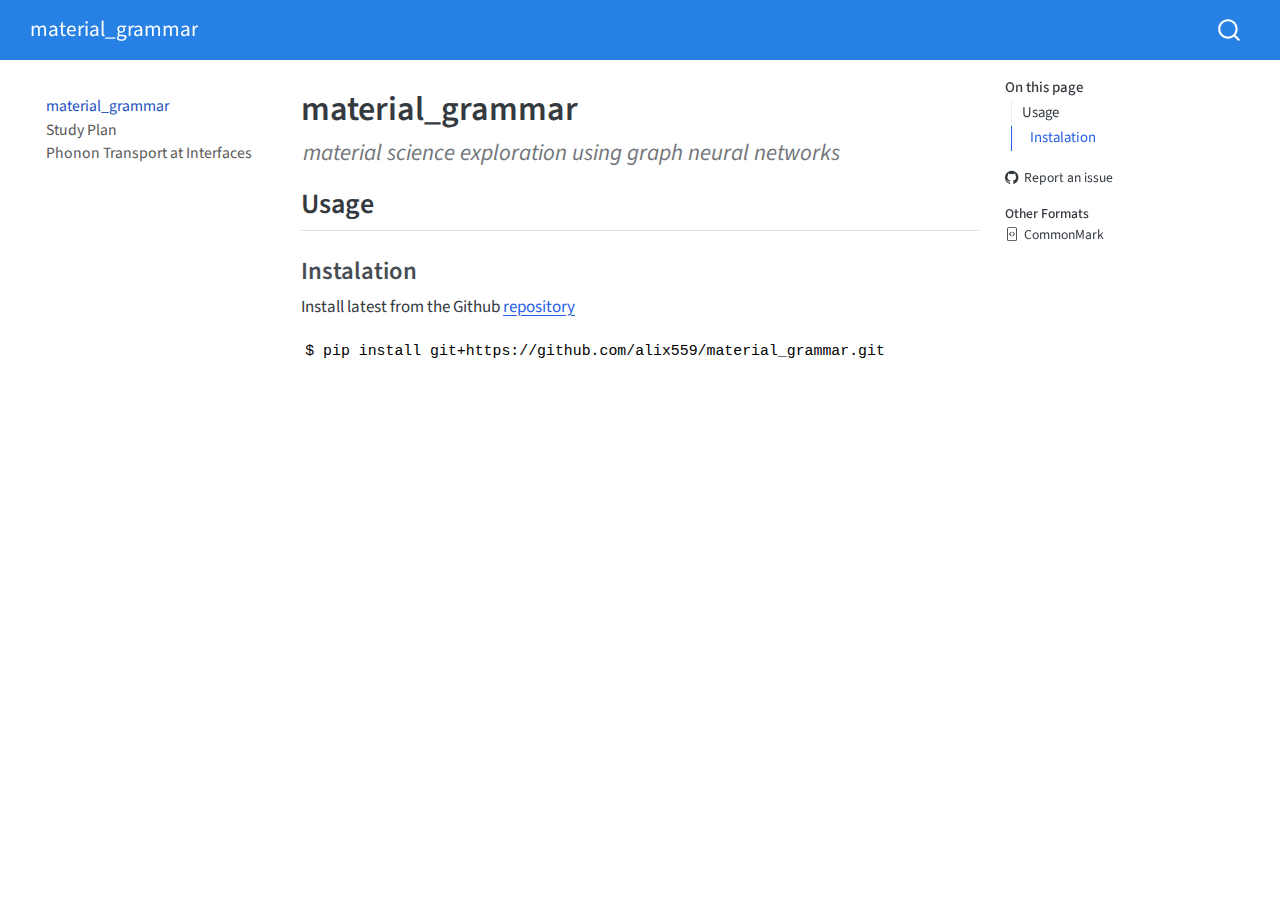
<file: index.html>
<!DOCTYPE html>
<html xmlns="http://www.w3.org/1999/xhtml" lang="en" xml:lang="en"><head>

<meta charset="utf-8">
<meta name="generator" content="quarto-1.7.34">

<meta name="viewport" content="width=device-width, initial-scale=1.0, user-scalable=yes">

<meta name="description" content="material science exploration using graph neural networks">

<title>material_grammar</title>
<style>
code{white-space: pre-wrap;}
span.smallcaps{font-variant: small-caps;}
div.columns{display: flex; gap: min(4vw, 1.5em);}
div.column{flex: auto; overflow-x: auto;}
div.hanging-indent{margin-left: 1.5em; text-indent: -1.5em;}
ul.task-list{list-style: none;}
ul.task-list li input[type="checkbox"] {
  width: 0.8em;
  margin: 0 0.8em 0.2em -1em; /* quarto-specific, see https://github.com/quarto-dev/quarto-cli/issues/4556 */ 
  vertical-align: middle;
}
</style>


<script src="site_libs/quarto-nav/quarto-nav.js"></script>
<script src="site_libs/quarto-nav/headroom.min.js"></script>
<script src="site_libs/clipboard/clipboard.min.js"></script>
<script src="site_libs/quarto-search/autocomplete.umd.js"></script>
<script src="site_libs/quarto-search/fuse.min.js"></script>
<script src="site_libs/quarto-search/quarto-search.js"></script>
<meta name="quarto:offset" content="./">
<script src="site_libs/quarto-html/quarto.js" type="module"></script>
<script src="site_libs/quarto-html/tabsets/tabsets.js" type="module"></script>
<script src="site_libs/quarto-html/popper.min.js"></script>
<script src="site_libs/quarto-html/tippy.umd.min.js"></script>
<script src="site_libs/quarto-html/anchor.min.js"></script>
<link href="site_libs/quarto-html/tippy.css" rel="stylesheet">
<link href="site_libs/quarto-html/quarto-syntax-highlighting-c8ad9e5dbd60b7b70b38521ab19b7da4.css" rel="stylesheet" id="quarto-text-highlighting-styles">
<script src="site_libs/bootstrap/bootstrap.min.js"></script>
<link href="site_libs/bootstrap/bootstrap-icons.css" rel="stylesheet">
<link href="site_libs/bootstrap/bootstrap-ac0578e1f87f273c3fa40b04908a6ea7.min.css" rel="stylesheet" append-hash="true" id="quarto-bootstrap" data-mode="light">
<script id="quarto-search-options" type="application/json">{
  "location": "navbar",
  "copy-button": false,
  "collapse-after": 3,
  "panel-placement": "end",
  "type": "overlay",
  "limit": 50,
  "keyboard-shortcut": [
    "f",
    "/",
    "s"
  ],
  "show-item-context": false,
  "language": {
    "search-no-results-text": "No results",
    "search-matching-documents-text": "matching documents",
    "search-copy-link-title": "Copy link to search",
    "search-hide-matches-text": "Hide additional matches",
    "search-more-match-text": "more match in this document",
    "search-more-matches-text": "more matches in this document",
    "search-clear-button-title": "Clear",
    "search-text-placeholder": "",
    "search-detached-cancel-button-title": "Cancel",
    "search-submit-button-title": "Submit",
    "search-label": "Search"
  }
}</script>


<link rel="stylesheet" href="styles.css">
<meta property="og:title" content="material_grammar">
<meta property="og:description" content="material science exploration using graph neural networks">
<meta property="og:site_name" content="material_grammar">
<meta name="twitter:title" content="material_grammar">
<meta name="twitter:description" content="material science exploration using graph neural networks">
<meta name="twitter:card" content="summary">
</head>

<body class="nav-sidebar floating nav-fixed quarto-light">

<div id="quarto-search-results"></div>
  <header id="quarto-header" class="headroom fixed-top">
    <nav class="navbar navbar-expand-lg " data-bs-theme="dark">
      <div class="navbar-container container-fluid">
      <div class="navbar-brand-container mx-auto">
    <a class="navbar-brand" href="./index.html">
    <span class="navbar-title">material_grammar</span>
    </a>
  </div>
        <div class="quarto-navbar-tools tools-end">
</div>
          <div id="quarto-search" class="" title="Search"></div>
      </div> <!-- /container-fluid -->
    </nav>
  <nav class="quarto-secondary-nav">
    <div class="container-fluid d-flex">
      <button type="button" class="quarto-btn-toggle btn" data-bs-toggle="collapse" role="button" data-bs-target=".quarto-sidebar-collapse-item" aria-controls="quarto-sidebar" aria-expanded="false" aria-label="Toggle sidebar navigation" onclick="if (window.quartoToggleHeadroom) { window.quartoToggleHeadroom(); }">
        <i class="bi bi-layout-text-sidebar-reverse"></i>
      </button>
        <nav class="quarto-page-breadcrumbs" aria-label="breadcrumb"><ol class="breadcrumb"><li class="breadcrumb-item"><a href="./index.html">material_grammar</a></li></ol></nav>
        <a class="flex-grow-1" role="navigation" data-bs-toggle="collapse" data-bs-target=".quarto-sidebar-collapse-item" aria-controls="quarto-sidebar" aria-expanded="false" aria-label="Toggle sidebar navigation" onclick="if (window.quartoToggleHeadroom) { window.quartoToggleHeadroom(); }">      
        </a>
    </div>
  </nav>
</header>
<!-- content -->
<div id="quarto-content" class="quarto-container page-columns page-rows-contents page-layout-article page-navbar">
<!-- sidebar -->
  <nav id="quarto-sidebar" class="sidebar collapse collapse-horizontal quarto-sidebar-collapse-item sidebar-navigation floating overflow-auto">
    <div class="sidebar-menu-container"> 
    <ul class="list-unstyled mt-1">
        <li class="sidebar-item">
  <div class="sidebar-item-container"> 
  <a href="./index.html" class="sidebar-item-text sidebar-link active">
 <span class="menu-text">material_grammar</span></a>
  </div>
</li>
        <li class="sidebar-item">
  <div class="sidebar-item-container"> 
  <a href="./study_plan.html" class="sidebar-item-text sidebar-link">
 <span class="menu-text">Study Plan</span></a>
  </div>
</li>
        <li class="sidebar-item">
  <div class="sidebar-item-container"> 
  <a href="./phonon_intro.html" class="sidebar-item-text sidebar-link">
 <span class="menu-text">Phonon Transport at Interfaces</span></a>
  </div>
</li>
    </ul>
    </div>
</nav>
<div id="quarto-sidebar-glass" class="quarto-sidebar-collapse-item" data-bs-toggle="collapse" data-bs-target=".quarto-sidebar-collapse-item"></div>
<!-- margin-sidebar -->
    <div id="quarto-margin-sidebar" class="sidebar margin-sidebar">
        <nav id="TOC" role="doc-toc" class="toc-active">
    <h2 id="toc-title">On this page</h2>
   
  <ul>
  <li><a href="#usage" id="toc-usage" class="nav-link active" data-scroll-target="#usage">Usage</a>
  <ul class="collapse">
  <li><a href="#instalation" id="toc-instalation" class="nav-link" data-scroll-target="#instalation">Instalation</a></li>
  </ul></li>
  </ul>
<div class="toc-actions"><ul><li><a href="https://github.com/alix559/material_grammar/issues/new" class="toc-action"><i class="bi bi-github"></i>Report an issue</a></li></ul></div><div class="quarto-alternate-formats"><h2>Other Formats</h2><ul><li><a href="index.html.md"><i class="bi bi-file-code"></i>CommonMark</a></li></ul></div></nav>
    </div>
<!-- main -->
<main class="content" id="quarto-document-content">

<header id="title-block-header" class="quarto-title-block default">
<div class="quarto-title">
<h1 class="title">material_grammar</h1>
</div>

<div>
  <div class="description">
    material science exploration using graph neural networks
  </div>
</div>


<div class="quarto-title-meta">

    
  
    
  </div>
  


</header>


<!-- WARNING: THIS FILE WAS AUTOGENERATED! DO NOT EDIT! -->
<section id="usage" class="level2">
<h2 class="anchored" data-anchor-id="usage">Usage</h2>
<section id="instalation" class="level3">
<h3 class="anchored" data-anchor-id="instalation">Instalation</h3>
<p>Install latest from the Github <a href="https://github.com/alix559/material_grammar">repository</a></p>
<div id="cell-4" class="cell">
<pre class="mojo cell-code"><code>$ pip install git+https://github.com/alix559/material_grammar.git</code></pre>
</div>


</section>
</section>

</main> <!-- /main -->
<script id="quarto-html-after-body" type="application/javascript">
  window.document.addEventListener("DOMContentLoaded", function (event) {
    const icon = "";
    const anchorJS = new window.AnchorJS();
    anchorJS.options = {
      placement: 'right',
      icon: icon
    };
    anchorJS.add('.anchored');
    const isCodeAnnotation = (el) => {
      for (const clz of el.classList) {
        if (clz.startsWith('code-annotation-')) {                     
          return true;
        }
      }
      return false;
    }
    const onCopySuccess = function(e) {
      // button target
      const button = e.trigger;
      // don't keep focus
      button.blur();
      // flash "checked"
      button.classList.add('code-copy-button-checked');
      var currentTitle = button.getAttribute("title");
      button.setAttribute("title", "Copied!");
      let tooltip;
      if (window.bootstrap) {
        button.setAttribute("data-bs-toggle", "tooltip");
        button.setAttribute("data-bs-placement", "left");
        button.setAttribute("data-bs-title", "Copied!");
        tooltip = new bootstrap.Tooltip(button, 
          { trigger: "manual", 
            customClass: "code-copy-button-tooltip",
            offset: [0, -8]});
        tooltip.show();    
      }
      setTimeout(function() {
        if (tooltip) {
          tooltip.hide();
          button.removeAttribute("data-bs-title");
          button.removeAttribute("data-bs-toggle");
          button.removeAttribute("data-bs-placement");
        }
        button.setAttribute("title", currentTitle);
        button.classList.remove('code-copy-button-checked');
      }, 1000);
      // clear code selection
      e.clearSelection();
    }
    const getTextToCopy = function(trigger) {
        const codeEl = trigger.previousElementSibling.cloneNode(true);
        for (const childEl of codeEl.children) {
          if (isCodeAnnotation(childEl)) {
            childEl.remove();
          }
        }
        return codeEl.innerText;
    }
    const clipboard = new window.ClipboardJS('.code-copy-button:not([data-in-quarto-modal])', {
      text: getTextToCopy
    });
    clipboard.on('success', onCopySuccess);
    if (window.document.getElementById('quarto-embedded-source-code-modal')) {
      const clipboardModal = new window.ClipboardJS('.code-copy-button[data-in-quarto-modal]', {
        text: getTextToCopy,
        container: window.document.getElementById('quarto-embedded-source-code-modal')
      });
      clipboardModal.on('success', onCopySuccess);
    }
      var localhostRegex = new RegExp(/^(?:http|https):\/\/localhost\:?[0-9]*\//);
      var mailtoRegex = new RegExp(/^mailto:/);
        var filterRegex = new RegExp("https:\/\/alix559\.github\.io\/material_grammar");
      var isInternal = (href) => {
          return filterRegex.test(href) || localhostRegex.test(href) || mailtoRegex.test(href);
      }
      // Inspect non-navigation links and adorn them if external
     var links = window.document.querySelectorAll('a[href]:not(.nav-link):not(.navbar-brand):not(.toc-action):not(.sidebar-link):not(.sidebar-item-toggle):not(.pagination-link):not(.no-external):not([aria-hidden]):not(.dropdown-item):not(.quarto-navigation-tool):not(.about-link)');
      for (var i=0; i<links.length; i++) {
        const link = links[i];
        if (!isInternal(link.href)) {
          // undo the damage that might have been done by quarto-nav.js in the case of
          // links that we want to consider external
          if (link.dataset.originalHref !== undefined) {
            link.href = link.dataset.originalHref;
          }
        }
      }
    function tippyHover(el, contentFn, onTriggerFn, onUntriggerFn) {
      const config = {
        allowHTML: true,
        maxWidth: 500,
        delay: 100,
        arrow: false,
        appendTo: function(el) {
            return el.parentElement;
        },
        interactive: true,
        interactiveBorder: 10,
        theme: 'quarto',
        placement: 'bottom-start',
      };
      if (contentFn) {
        config.content = contentFn;
      }
      if (onTriggerFn) {
        config.onTrigger = onTriggerFn;
      }
      if (onUntriggerFn) {
        config.onUntrigger = onUntriggerFn;
      }
      window.tippy(el, config); 
    }
    const noterefs = window.document.querySelectorAll('a[role="doc-noteref"]');
    for (var i=0; i<noterefs.length; i++) {
      const ref = noterefs[i];
      tippyHover(ref, function() {
        // use id or data attribute instead here
        let href = ref.getAttribute('data-footnote-href') || ref.getAttribute('href');
        try { href = new URL(href).hash; } catch {}
        const id = href.replace(/^#\/?/, "");
        const note = window.document.getElementById(id);
        if (note) {
          return note.innerHTML;
        } else {
          return "";
        }
      });
    }
    const xrefs = window.document.querySelectorAll('a.quarto-xref');
    const processXRef = (id, note) => {
      // Strip column container classes
      const stripColumnClz = (el) => {
        el.classList.remove("page-full", "page-columns");
        if (el.children) {
          for (const child of el.children) {
            stripColumnClz(child);
          }
        }
      }
      stripColumnClz(note)
      if (id === null || id.startsWith('sec-')) {
        // Special case sections, only their first couple elements
        const container = document.createElement("div");
        if (note.children && note.children.length > 2) {
          container.appendChild(note.children[0].cloneNode(true));
          for (let i = 1; i < note.children.length; i++) {
            const child = note.children[i];
            if (child.tagName === "P" && child.innerText === "") {
              continue;
            } else {
              container.appendChild(child.cloneNode(true));
              break;
            }
          }
          if (window.Quarto?.typesetMath) {
            window.Quarto.typesetMath(container);
          }
          return container.innerHTML
        } else {
          if (window.Quarto?.typesetMath) {
            window.Quarto.typesetMath(note);
          }
          return note.innerHTML;
        }
      } else {
        // Remove any anchor links if they are present
        const anchorLink = note.querySelector('a.anchorjs-link');
        if (anchorLink) {
          anchorLink.remove();
        }
        if (window.Quarto?.typesetMath) {
          window.Quarto.typesetMath(note);
        }
        if (note.classList.contains("callout")) {
          return note.outerHTML;
        } else {
          return note.innerHTML;
        }
      }
    }
    for (var i=0; i<xrefs.length; i++) {
      const xref = xrefs[i];
      tippyHover(xref, undefined, function(instance) {
        instance.disable();
        let url = xref.getAttribute('href');
        let hash = undefined; 
        if (url.startsWith('#')) {
          hash = url;
        } else {
          try { hash = new URL(url).hash; } catch {}
        }
        if (hash) {
          const id = hash.replace(/^#\/?/, "");
          const note = window.document.getElementById(id);
          if (note !== null) {
            try {
              const html = processXRef(id, note.cloneNode(true));
              instance.setContent(html);
            } finally {
              instance.enable();
              instance.show();
            }
          } else {
            // See if we can fetch this
            fetch(url.split('#')[0])
            .then(res => res.text())
            .then(html => {
              const parser = new DOMParser();
              const htmlDoc = parser.parseFromString(html, "text/html");
              const note = htmlDoc.getElementById(id);
              if (note !== null) {
                const html = processXRef(id, note);
                instance.setContent(html);
              } 
            }).finally(() => {
              instance.enable();
              instance.show();
            });
          }
        } else {
          // See if we can fetch a full url (with no hash to target)
          // This is a special case and we should probably do some content thinning / targeting
          fetch(url)
          .then(res => res.text())
          .then(html => {
            const parser = new DOMParser();
            const htmlDoc = parser.parseFromString(html, "text/html");
            const note = htmlDoc.querySelector('main.content');
            if (note !== null) {
              // This should only happen for chapter cross references
              // (since there is no id in the URL)
              // remove the first header
              if (note.children.length > 0 && note.children[0].tagName === "HEADER") {
                note.children[0].remove();
              }
              const html = processXRef(null, note);
              instance.setContent(html);
            } 
          }).finally(() => {
            instance.enable();
            instance.show();
          });
        }
      }, function(instance) {
      });
    }
        let selectedAnnoteEl;
        const selectorForAnnotation = ( cell, annotation) => {
          let cellAttr = 'data-code-cell="' + cell + '"';
          let lineAttr = 'data-code-annotation="' +  annotation + '"';
          const selector = 'span[' + cellAttr + '][' + lineAttr + ']';
          return selector;
        }
        const selectCodeLines = (annoteEl) => {
          const doc = window.document;
          const targetCell = annoteEl.getAttribute("data-target-cell");
          const targetAnnotation = annoteEl.getAttribute("data-target-annotation");
          const annoteSpan = window.document.querySelector(selectorForAnnotation(targetCell, targetAnnotation));
          const lines = annoteSpan.getAttribute("data-code-lines").split(",");
          const lineIds = lines.map((line) => {
            return targetCell + "-" + line;
          })
          let top = null;
          let height = null;
          let parent = null;
          if (lineIds.length > 0) {
              //compute the position of the single el (top and bottom and make a div)
              const el = window.document.getElementById(lineIds[0]);
              top = el.offsetTop;
              height = el.offsetHeight;
              parent = el.parentElement.parentElement;
            if (lineIds.length > 1) {
              const lastEl = window.document.getElementById(lineIds[lineIds.length - 1]);
              const bottom = lastEl.offsetTop + lastEl.offsetHeight;
              height = bottom - top;
            }
            if (top !== null && height !== null && parent !== null) {
              // cook up a div (if necessary) and position it 
              let div = window.document.getElementById("code-annotation-line-highlight");
              if (div === null) {
                div = window.document.createElement("div");
                div.setAttribute("id", "code-annotation-line-highlight");
                div.style.position = 'absolute';
                parent.appendChild(div);
              }
              div.style.top = top - 2 + "px";
              div.style.height = height + 4 + "px";
              div.style.left = 0;
              let gutterDiv = window.document.getElementById("code-annotation-line-highlight-gutter");
              if (gutterDiv === null) {
                gutterDiv = window.document.createElement("div");
                gutterDiv.setAttribute("id", "code-annotation-line-highlight-gutter");
                gutterDiv.style.position = 'absolute';
                const codeCell = window.document.getElementById(targetCell);
                const gutter = codeCell.querySelector('.code-annotation-gutter');
                gutter.appendChild(gutterDiv);
              }
              gutterDiv.style.top = top - 2 + "px";
              gutterDiv.style.height = height + 4 + "px";
            }
            selectedAnnoteEl = annoteEl;
          }
        };
        const unselectCodeLines = () => {
          const elementsIds = ["code-annotation-line-highlight", "code-annotation-line-highlight-gutter"];
          elementsIds.forEach((elId) => {
            const div = window.document.getElementById(elId);
            if (div) {
              div.remove();
            }
          });
          selectedAnnoteEl = undefined;
        };
          // Handle positioning of the toggle
      window.addEventListener(
        "resize",
        throttle(() => {
          elRect = undefined;
          if (selectedAnnoteEl) {
            selectCodeLines(selectedAnnoteEl);
          }
        }, 10)
      );
      function throttle(fn, ms) {
      let throttle = false;
      let timer;
        return (...args) => {
          if(!throttle) { // first call gets through
              fn.apply(this, args);
              throttle = true;
          } else { // all the others get throttled
              if(timer) clearTimeout(timer); // cancel #2
              timer = setTimeout(() => {
                fn.apply(this, args);
                timer = throttle = false;
              }, ms);
          }
        };
      }
        // Attach click handler to the DT
        const annoteDls = window.document.querySelectorAll('dt[data-target-cell]');
        for (const annoteDlNode of annoteDls) {
          annoteDlNode.addEventListener('click', (event) => {
            const clickedEl = event.target;
            if (clickedEl !== selectedAnnoteEl) {
              unselectCodeLines();
              const activeEl = window.document.querySelector('dt[data-target-cell].code-annotation-active');
              if (activeEl) {
                activeEl.classList.remove('code-annotation-active');
              }
              selectCodeLines(clickedEl);
              clickedEl.classList.add('code-annotation-active');
            } else {
              // Unselect the line
              unselectCodeLines();
              clickedEl.classList.remove('code-annotation-active');
            }
          });
        }
    const findCites = (el) => {
      const parentEl = el.parentElement;
      if (parentEl) {
        const cites = parentEl.dataset.cites;
        if (cites) {
          return {
            el,
            cites: cites.split(' ')
          };
        } else {
          return findCites(el.parentElement)
        }
      } else {
        return undefined;
      }
    };
    var bibliorefs = window.document.querySelectorAll('a[role="doc-biblioref"]');
    for (var i=0; i<bibliorefs.length; i++) {
      const ref = bibliorefs[i];
      const citeInfo = findCites(ref);
      if (citeInfo) {
        tippyHover(citeInfo.el, function() {
          var popup = window.document.createElement('div');
          citeInfo.cites.forEach(function(cite) {
            var citeDiv = window.document.createElement('div');
            citeDiv.classList.add('hanging-indent');
            citeDiv.classList.add('csl-entry');
            var biblioDiv = window.document.getElementById('ref-' + cite);
            if (biblioDiv) {
              citeDiv.innerHTML = biblioDiv.innerHTML;
            }
            popup.appendChild(citeDiv);
          });
          return popup.innerHTML;
        });
      }
    }
  });
  </script>
</div> <!-- /content -->




<footer class="footer"><div class="nav-footer"><div class="nav-footer-center"><div class="toc-actions d-sm-block d-md-none"><ul><li><a href="https://github.com/alix559/material_grammar/issues/new" class="toc-action"><i class="bi bi-github"></i>Report an issue</a></li></ul></div></div></div></footer></body></html>
</file>
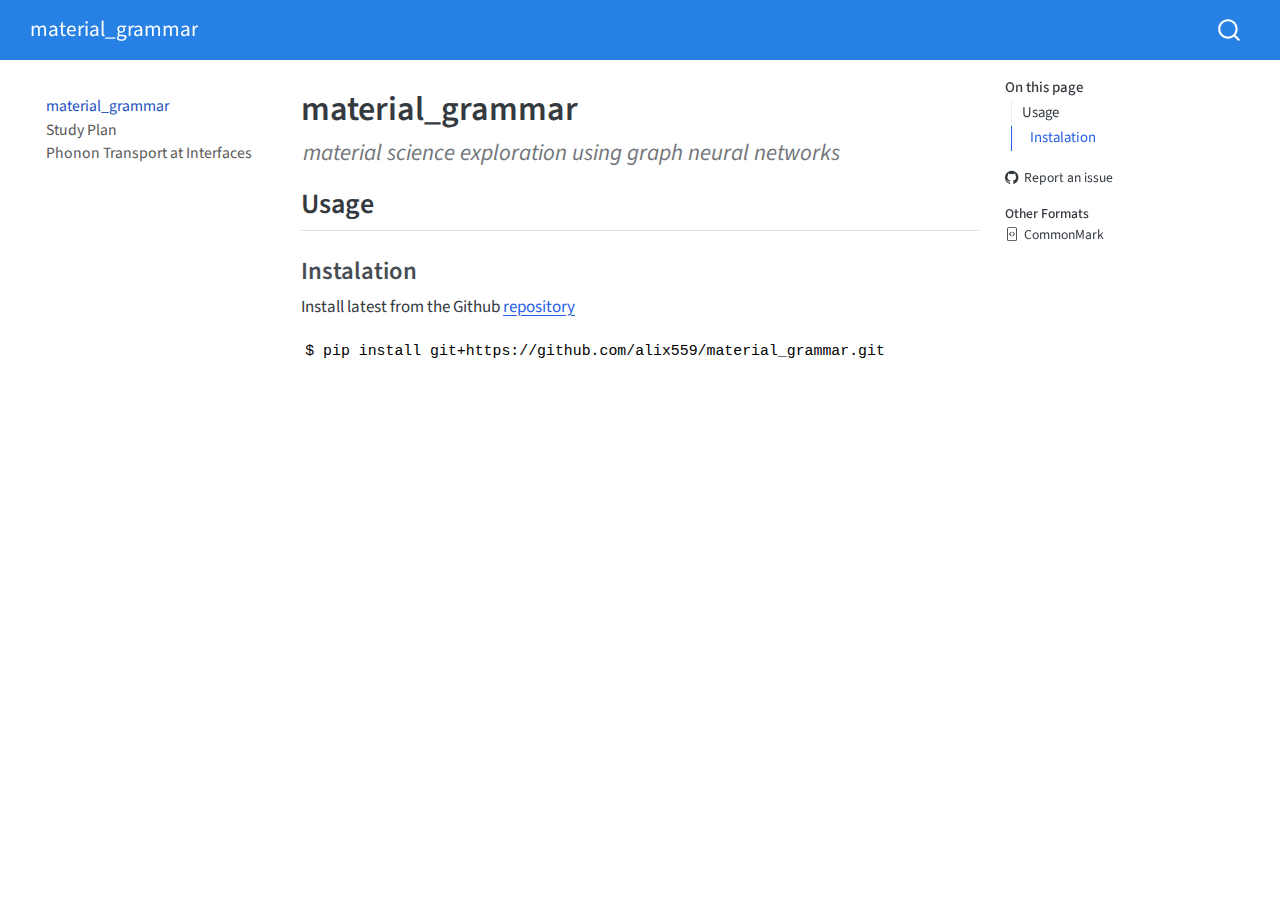
<file: _docs/index.html>
<!DOCTYPE html>
<html xmlns="http://www.w3.org/1999/xhtml" lang="en" xml:lang="en"><head>

<meta charset="utf-8">
<meta name="generator" content="quarto-1.7.33">

<meta name="viewport" content="width=device-width, initial-scale=1.0, user-scalable=yes">

<meta name="description" content="material science exploration using graph neural networks">

<title>material_grammar</title>
<style>
code{white-space: pre-wrap;}
span.smallcaps{font-variant: small-caps;}
div.columns{display: flex; gap: min(4vw, 1.5em);}
div.column{flex: auto; overflow-x: auto;}
div.hanging-indent{margin-left: 1.5em; text-indent: -1.5em;}
ul.task-list{list-style: none;}
ul.task-list li input[type="checkbox"] {
  width: 0.8em;
  margin: 0 0.8em 0.2em -1em; /* quarto-specific, see https://github.com/quarto-dev/quarto-cli/issues/4556 */ 
  vertical-align: middle;
}
</style>


<script src="site_libs/quarto-nav/quarto-nav.js"></script>
<script src="site_libs/quarto-nav/headroom.min.js"></script>
<script src="site_libs/clipboard/clipboard.min.js"></script>
<script src="site_libs/quarto-search/autocomplete.umd.js"></script>
<script src="site_libs/quarto-search/fuse.min.js"></script>
<script src="site_libs/quarto-search/quarto-search.js"></script>
<meta name="quarto:offset" content="./">
<script src="site_libs/quarto-html/quarto.js" type="module"></script>
<script src="site_libs/quarto-html/tabsets/tabsets.js" type="module"></script>
<script src="site_libs/quarto-html/popper.min.js"></script>
<script src="site_libs/quarto-html/tippy.umd.min.js"></script>
<script src="site_libs/quarto-html/anchor.min.js"></script>
<link href="site_libs/quarto-html/tippy.css" rel="stylesheet">
<link href="site_libs/quarto-html/quarto-syntax-highlighting-ea385d0e468b0dd5ea5bf0780b1290d9.css" rel="stylesheet" id="quarto-text-highlighting-styles">
<script src="site_libs/bootstrap/bootstrap.min.js"></script>
<link href="site_libs/bootstrap/bootstrap-icons.css" rel="stylesheet">
<link href="site_libs/bootstrap/bootstrap-42e65fd81508898eb9c9089c684909d7.min.css" rel="stylesheet" append-hash="true" id="quarto-bootstrap" data-mode="light">
<script id="quarto-search-options" type="application/json">{
  "location": "navbar",
  "copy-button": false,
  "collapse-after": 3,
  "panel-placement": "end",
  "type": "overlay",
  "limit": 50,
  "keyboard-shortcut": [
    "f",
    "/",
    "s"
  ],
  "show-item-context": false,
  "language": {
    "search-no-results-text": "No results",
    "search-matching-documents-text": "matching documents",
    "search-copy-link-title": "Copy link to search",
    "search-hide-matches-text": "Hide additional matches",
    "search-more-match-text": "more match in this document",
    "search-more-matches-text": "more matches in this document",
    "search-clear-button-title": "Clear",
    "search-text-placeholder": "",
    "search-detached-cancel-button-title": "Cancel",
    "search-submit-button-title": "Submit",
    "search-label": "Search"
  }
}</script>


<link rel="stylesheet" href="styles.css">
<meta property="og:title" content="material_grammar">
<meta property="og:description" content="material science exploration using graph neural networks">
<meta property="og:site_name" content="material_grammar">
<meta name="twitter:title" content="material_grammar">
<meta name="twitter:description" content="material science exploration using graph neural networks">
<meta name="twitter:card" content="summary">
</head>

<body class="nav-sidebar floating nav-fixed quarto-light">

<div id="quarto-search-results"></div>
  <header id="quarto-header" class="headroom fixed-top">
    <nav class="navbar navbar-expand-lg " data-bs-theme="dark">
      <div class="navbar-container container-fluid">
      <div class="navbar-brand-container mx-auto">
    <a class="navbar-brand" href="./index.html">
    <span class="navbar-title">material_grammar</span>
    </a>
  </div>
        <div class="quarto-navbar-tools tools-end">
</div>
          <div id="quarto-search" class="" title="Search"></div>
      </div> <!-- /container-fluid -->
    </nav>
  <nav class="quarto-secondary-nav">
    <div class="container-fluid d-flex">
      <button type="button" class="quarto-btn-toggle btn" data-bs-toggle="collapse" role="button" data-bs-target=".quarto-sidebar-collapse-item" aria-controls="quarto-sidebar" aria-expanded="false" aria-label="Toggle sidebar navigation" onclick="if (window.quartoToggleHeadroom) { window.quartoToggleHeadroom(); }">
        <i class="bi bi-layout-text-sidebar-reverse"></i>
      </button>
        <nav class="quarto-page-breadcrumbs" aria-label="breadcrumb"><ol class="breadcrumb"><li class="breadcrumb-item"><a href="./index.html">material_grammar</a></li></ol></nav>
        <a class="flex-grow-1" role="navigation" data-bs-toggle="collapse" data-bs-target=".quarto-sidebar-collapse-item" aria-controls="quarto-sidebar" aria-expanded="false" aria-label="Toggle sidebar navigation" onclick="if (window.quartoToggleHeadroom) { window.quartoToggleHeadroom(); }">      
        </a>
    </div>
  </nav>
</header>
<!-- content -->
<div id="quarto-content" class="quarto-container page-columns page-rows-contents page-layout-article page-navbar">
<!-- sidebar -->
  <nav id="quarto-sidebar" class="sidebar collapse collapse-horizontal quarto-sidebar-collapse-item sidebar-navigation floating overflow-auto">
    <div class="sidebar-menu-container"> 
    <ul class="list-unstyled mt-1">
        <li class="sidebar-item">
  <div class="sidebar-item-container"> 
  <a href="./index.html" class="sidebar-item-text sidebar-link active">
 <span class="menu-text">material_grammar</span></a>
  </div>
</li>
        <li class="sidebar-item">
  <div class="sidebar-item-container"> 
  <a href="./study_plan.html" class="sidebar-item-text sidebar-link">
 <span class="menu-text">Study Plan</span></a>
  </div>
</li>
        <li class="sidebar-item">
  <div class="sidebar-item-container"> 
  <a href="./phonon_intro.html" class="sidebar-item-text sidebar-link">
 <span class="menu-text">Phonon Transport at Interfaces</span></a>
  </div>
</li>
    </ul>
    </div>
</nav>
<div id="quarto-sidebar-glass" class="quarto-sidebar-collapse-item" data-bs-toggle="collapse" data-bs-target=".quarto-sidebar-collapse-item"></div>
<!-- margin-sidebar -->
    <div id="quarto-margin-sidebar" class="sidebar margin-sidebar">
        <nav id="TOC" role="doc-toc" class="toc-active">
    <h2 id="toc-title">On this page</h2>
   
  <ul>
  <li><a href="#usage" id="toc-usage" class="nav-link active" data-scroll-target="#usage">Usage</a>
  <ul class="collapse">
  <li><a href="#instalation" id="toc-instalation" class="nav-link" data-scroll-target="#instalation">Instalation</a></li>
  </ul></li>
  </ul>
<div class="toc-actions"><ul><li><a href="https://github.com/alix559/material_grammar/issues/new" class="toc-action"><i class="bi bi-github"></i>Report an issue</a></li></ul></div><div class="quarto-alternate-formats"><h2>Other Formats</h2><ul><li><a href="index.html.md"><i class="bi bi-file-code"></i>CommonMark</a></li></ul></div></nav>
    </div>
<!-- main -->
<main class="content" id="quarto-document-content">

<header id="title-block-header" class="quarto-title-block default">
<div class="quarto-title">
<h1 class="title">material_grammar</h1>
</div>

<div>
  <div class="description">
    material science exploration using graph neural networks
  </div>
</div>


<div class="quarto-title-meta">

    
  
    
  </div>
  


</header>


<!-- WARNING: THIS FILE WAS AUTOGENERATED! DO NOT EDIT! -->
<section id="usage" class="level2">
<h2 class="anchored" data-anchor-id="usage">Usage</h2>
<section id="instalation" class="level3">
<h3 class="anchored" data-anchor-id="instalation">Instalation</h3>
<p>Install latest from the Github <a href="https://github.com/alix559/material_grammar">repository</a></p>
<div id="cell-4" class="cell">
<pre class="mojo cell-code"><code>$ pip install git+https://github.com/alix559/material_grammar.git</code></pre>
</div>


</section>
</section>

</main> <!-- /main -->
<script id="quarto-html-after-body" type="application/javascript">
  window.document.addEventListener("DOMContentLoaded", function (event) {
    const icon = "";
    const anchorJS = new window.AnchorJS();
    anchorJS.options = {
      placement: 'right',
      icon: icon
    };
    anchorJS.add('.anchored');
    const isCodeAnnotation = (el) => {
      for (const clz of el.classList) {
        if (clz.startsWith('code-annotation-')) {                     
          return true;
        }
      }
      return false;
    }
    const onCopySuccess = function(e) {
      // button target
      const button = e.trigger;
      // don't keep focus
      button.blur();
      // flash "checked"
      button.classList.add('code-copy-button-checked');
      var currentTitle = button.getAttribute("title");
      button.setAttribute("title", "Copied!");
      let tooltip;
      if (window.bootstrap) {
        button.setAttribute("data-bs-toggle", "tooltip");
        button.setAttribute("data-bs-placement", "left");
        button.setAttribute("data-bs-title", "Copied!");
        tooltip = new bootstrap.Tooltip(button, 
          { trigger: "manual", 
            customClass: "code-copy-button-tooltip",
            offset: [0, -8]});
        tooltip.show();    
      }
      setTimeout(function() {
        if (tooltip) {
          tooltip.hide();
          button.removeAttribute("data-bs-title");
          button.removeAttribute("data-bs-toggle");
          button.removeAttribute("data-bs-placement");
        }
        button.setAttribute("title", currentTitle);
        button.classList.remove('code-copy-button-checked');
      }, 1000);
      // clear code selection
      e.clearSelection();
    }
    const getTextToCopy = function(trigger) {
        const codeEl = trigger.previousElementSibling.cloneNode(true);
        for (const childEl of codeEl.children) {
          if (isCodeAnnotation(childEl)) {
            childEl.remove();
          }
        }
        return codeEl.innerText;
    }
    const clipboard = new window.ClipboardJS('.code-copy-button:not([data-in-quarto-modal])', {
      text: getTextToCopy
    });
    clipboard.on('success', onCopySuccess);
    if (window.document.getElementById('quarto-embedded-source-code-modal')) {
      const clipboardModal = new window.ClipboardJS('.code-copy-button[data-in-quarto-modal]', {
        text: getTextToCopy,
        container: window.document.getElementById('quarto-embedded-source-code-modal')
      });
      clipboardModal.on('success', onCopySuccess);
    }
      var localhostRegex = new RegExp(/^(?:http|https):\/\/localhost\:?[0-9]*\//);
      var mailtoRegex = new RegExp(/^mailto:/);
        var filterRegex = new RegExp("https:\/\/alix559\.github\.io\/material_grammar");
      var isInternal = (href) => {
          return filterRegex.test(href) || localhostRegex.test(href) || mailtoRegex.test(href);
      }
      // Inspect non-navigation links and adorn them if external
     var links = window.document.querySelectorAll('a[href]:not(.nav-link):not(.navbar-brand):not(.toc-action):not(.sidebar-link):not(.sidebar-item-toggle):not(.pagination-link):not(.no-external):not([aria-hidden]):not(.dropdown-item):not(.quarto-navigation-tool):not(.about-link)');
      for (var i=0; i<links.length; i++) {
        const link = links[i];
        if (!isInternal(link.href)) {
          // undo the damage that might have been done by quarto-nav.js in the case of
          // links that we want to consider external
          if (link.dataset.originalHref !== undefined) {
            link.href = link.dataset.originalHref;
          }
        }
      }
    function tippyHover(el, contentFn, onTriggerFn, onUntriggerFn) {
      const config = {
        allowHTML: true,
        maxWidth: 500,
        delay: 100,
        arrow: false,
        appendTo: function(el) {
            return el.parentElement;
        },
        interactive: true,
        interactiveBorder: 10,
        theme: 'quarto',
        placement: 'bottom-start',
      };
      if (contentFn) {
        config.content = contentFn;
      }
      if (onTriggerFn) {
        config.onTrigger = onTriggerFn;
      }
      if (onUntriggerFn) {
        config.onUntrigger = onUntriggerFn;
      }
      window.tippy(el, config); 
    }
    const noterefs = window.document.querySelectorAll('a[role="doc-noteref"]');
    for (var i=0; i<noterefs.length; i++) {
      const ref = noterefs[i];
      tippyHover(ref, function() {
        // use id or data attribute instead here
        let href = ref.getAttribute('data-footnote-href') || ref.getAttribute('href');
        try { href = new URL(href).hash; } catch {}
        const id = href.replace(/^#\/?/, "");
        const note = window.document.getElementById(id);
        if (note) {
          return note.innerHTML;
        } else {
          return "";
        }
      });
    }
    const xrefs = window.document.querySelectorAll('a.quarto-xref');
    const processXRef = (id, note) => {
      // Strip column container classes
      const stripColumnClz = (el) => {
        el.classList.remove("page-full", "page-columns");
        if (el.children) {
          for (const child of el.children) {
            stripColumnClz(child);
          }
        }
      }
      stripColumnClz(note)
      if (id === null || id.startsWith('sec-')) {
        // Special case sections, only their first couple elements
        const container = document.createElement("div");
        if (note.children && note.children.length > 2) {
          container.appendChild(note.children[0].cloneNode(true));
          for (let i = 1; i < note.children.length; i++) {
            const child = note.children[i];
            if (child.tagName === "P" && child.innerText === "") {
              continue;
            } else {
              container.appendChild(child.cloneNode(true));
              break;
            }
          }
          if (window.Quarto?.typesetMath) {
            window.Quarto.typesetMath(container);
          }
          return container.innerHTML
        } else {
          if (window.Quarto?.typesetMath) {
            window.Quarto.typesetMath(note);
          }
          return note.innerHTML;
        }
      } else {
        // Remove any anchor links if they are present
        const anchorLink = note.querySelector('a.anchorjs-link');
        if (anchorLink) {
          anchorLink.remove();
        }
        if (window.Quarto?.typesetMath) {
          window.Quarto.typesetMath(note);
        }
        if (note.classList.contains("callout")) {
          return note.outerHTML;
        } else {
          return note.innerHTML;
        }
      }
    }
    for (var i=0; i<xrefs.length; i++) {
      const xref = xrefs[i];
      tippyHover(xref, undefined, function(instance) {
        instance.disable();
        let url = xref.getAttribute('href');
        let hash = undefined; 
        if (url.startsWith('#')) {
          hash = url;
        } else {
          try { hash = new URL(url).hash; } catch {}
        }
        if (hash) {
          const id = hash.replace(/^#\/?/, "");
          const note = window.document.getElementById(id);
          if (note !== null) {
            try {
              const html = processXRef(id, note.cloneNode(true));
              instance.setContent(html);
            } finally {
              instance.enable();
              instance.show();
            }
          } else {
            // See if we can fetch this
            fetch(url.split('#')[0])
            .then(res => res.text())
            .then(html => {
              const parser = new DOMParser();
              const htmlDoc = parser.parseFromString(html, "text/html");
              const note = htmlDoc.getElementById(id);
              if (note !== null) {
                const html = processXRef(id, note);
                instance.setContent(html);
              } 
            }).finally(() => {
              instance.enable();
              instance.show();
            });
          }
        } else {
          // See if we can fetch a full url (with no hash to target)
          // This is a special case and we should probably do some content thinning / targeting
          fetch(url)
          .then(res => res.text())
          .then(html => {
            const parser = new DOMParser();
            const htmlDoc = parser.parseFromString(html, "text/html");
            const note = htmlDoc.querySelector('main.content');
            if (note !== null) {
              // This should only happen for chapter cross references
              // (since there is no id in the URL)
              // remove the first header
              if (note.children.length > 0 && note.children[0].tagName === "HEADER") {
                note.children[0].remove();
              }
              const html = processXRef(null, note);
              instance.setContent(html);
            } 
          }).finally(() => {
            instance.enable();
            instance.show();
          });
        }
      }, function(instance) {
      });
    }
        let selectedAnnoteEl;
        const selectorForAnnotation = ( cell, annotation) => {
          let cellAttr = 'data-code-cell="' + cell + '"';
          let lineAttr = 'data-code-annotation="' +  annotation + '"';
          const selector = 'span[' + cellAttr + '][' + lineAttr + ']';
          return selector;
        }
        const selectCodeLines = (annoteEl) => {
          const doc = window.document;
          const targetCell = annoteEl.getAttribute("data-target-cell");
          const targetAnnotation = annoteEl.getAttribute("data-target-annotation");
          const annoteSpan = window.document.querySelector(selectorForAnnotation(targetCell, targetAnnotation));
          const lines = annoteSpan.getAttribute("data-code-lines").split(",");
          const lineIds = lines.map((line) => {
            return targetCell + "-" + line;
          })
          let top = null;
          let height = null;
          let parent = null;
          if (lineIds.length > 0) {
              //compute the position of the single el (top and bottom and make a div)
              const el = window.document.getElementById(lineIds[0]);
              top = el.offsetTop;
              height = el.offsetHeight;
              parent = el.parentElement.parentElement;
            if (lineIds.length > 1) {
              const lastEl = window.document.getElementById(lineIds[lineIds.length - 1]);
              const bottom = lastEl.offsetTop + lastEl.offsetHeight;
              height = bottom - top;
            }
            if (top !== null && height !== null && parent !== null) {
              // cook up a div (if necessary) and position it 
              let div = window.document.getElementById("code-annotation-line-highlight");
              if (div === null) {
                div = window.document.createElement("div");
                div.setAttribute("id", "code-annotation-line-highlight");
                div.style.position = 'absolute';
                parent.appendChild(div);
              }
              div.style.top = top - 2 + "px";
              div.style.height = height + 4 + "px";
              div.style.left = 0;
              let gutterDiv = window.document.getElementById("code-annotation-line-highlight-gutter");
              if (gutterDiv === null) {
                gutterDiv = window.document.createElement("div");
                gutterDiv.setAttribute("id", "code-annotation-line-highlight-gutter");
                gutterDiv.style.position = 'absolute';
                const codeCell = window.document.getElementById(targetCell);
                const gutter = codeCell.querySelector('.code-annotation-gutter');
                gutter.appendChild(gutterDiv);
              }
              gutterDiv.style.top = top - 2 + "px";
              gutterDiv.style.height = height + 4 + "px";
            }
            selectedAnnoteEl = annoteEl;
          }
        };
        const unselectCodeLines = () => {
          const elementsIds = ["code-annotation-line-highlight", "code-annotation-line-highlight-gutter"];
          elementsIds.forEach((elId) => {
            const div = window.document.getElementById(elId);
            if (div) {
              div.remove();
            }
          });
          selectedAnnoteEl = undefined;
        };
          // Handle positioning of the toggle
      window.addEventListener(
        "resize",
        throttle(() => {
          elRect = undefined;
          if (selectedAnnoteEl) {
            selectCodeLines(selectedAnnoteEl);
          }
        }, 10)
      );
      function throttle(fn, ms) {
      let throttle = false;
      let timer;
        return (...args) => {
          if(!throttle) { // first call gets through
              fn.apply(this, args);
              throttle = true;
          } else { // all the others get throttled
              if(timer) clearTimeout(timer); // cancel #2
              timer = setTimeout(() => {
                fn.apply(this, args);
                timer = throttle = false;
              }, ms);
          }
        };
      }
        // Attach click handler to the DT
        const annoteDls = window.document.querySelectorAll('dt[data-target-cell]');
        for (const annoteDlNode of annoteDls) {
          annoteDlNode.addEventListener('click', (event) => {
            const clickedEl = event.target;
            if (clickedEl !== selectedAnnoteEl) {
              unselectCodeLines();
              const activeEl = window.document.querySelector('dt[data-target-cell].code-annotation-active');
              if (activeEl) {
                activeEl.classList.remove('code-annotation-active');
              }
              selectCodeLines(clickedEl);
              clickedEl.classList.add('code-annotation-active');
            } else {
              // Unselect the line
              unselectCodeLines();
              clickedEl.classList.remove('code-annotation-active');
            }
          });
        }
    const findCites = (el) => {
      const parentEl = el.parentElement;
      if (parentEl) {
        const cites = parentEl.dataset.cites;
        if (cites) {
          return {
            el,
            cites: cites.split(' ')
          };
        } else {
          return findCites(el.parentElement)
        }
      } else {
        return undefined;
      }
    };
    var bibliorefs = window.document.querySelectorAll('a[role="doc-biblioref"]');
    for (var i=0; i<bibliorefs.length; i++) {
      const ref = bibliorefs[i];
      const citeInfo = findCites(ref);
      if (citeInfo) {
        tippyHover(citeInfo.el, function() {
          var popup = window.document.createElement('div');
          citeInfo.cites.forEach(function(cite) {
            var citeDiv = window.document.createElement('div');
            citeDiv.classList.add('hanging-indent');
            citeDiv.classList.add('csl-entry');
            var biblioDiv = window.document.getElementById('ref-' + cite);
            if (biblioDiv) {
              citeDiv.innerHTML = biblioDiv.innerHTML;
            }
            popup.appendChild(citeDiv);
          });
          return popup.innerHTML;
        });
      }
    }
  });
  </script>
</div> <!-- /content -->




<footer class="footer"><div class="nav-footer"><div class="nav-footer-center"><div class="toc-actions d-sm-block d-md-none"><ul><li><a href="https://github.com/alix559/material_grammar/issues/new" class="toc-action"><i class="bi bi-github"></i>Report an issue</a></li></ul></div></div></div></footer></body></html>
</file>
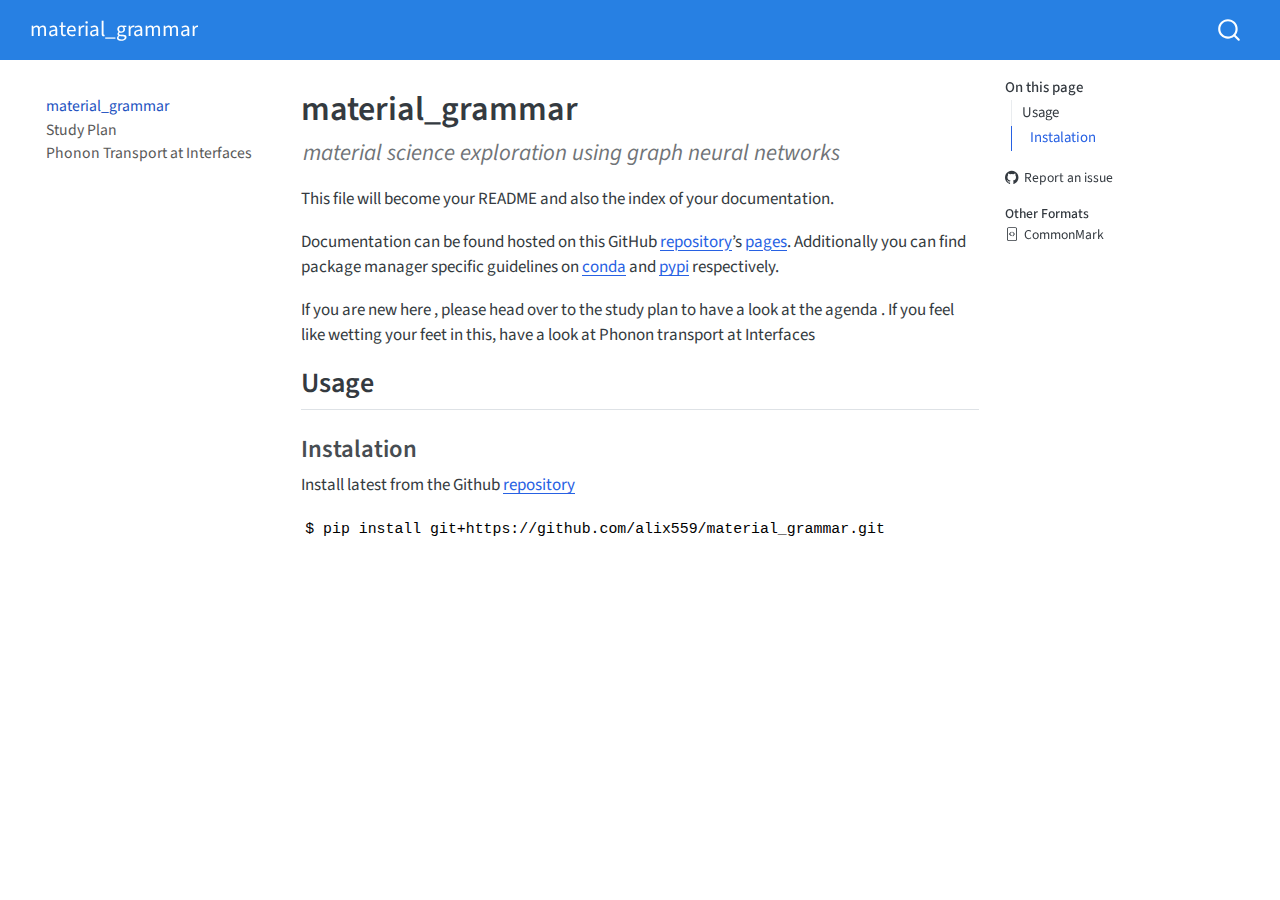
<file: _proc/_docs/index.html>
<!DOCTYPE html>
<html xmlns="http://www.w3.org/1999/xhtml" lang="en" xml:lang="en"><head>

<meta charset="utf-8">
<meta name="generator" content="quarto-1.7.33">

<meta name="viewport" content="width=device-width, initial-scale=1.0, user-scalable=yes">

<meta name="description" content="material science exploration using graph neural networks">

<title>material_grammar</title>
<style>
code{white-space: pre-wrap;}
span.smallcaps{font-variant: small-caps;}
div.columns{display: flex; gap: min(4vw, 1.5em);}
div.column{flex: auto; overflow-x: auto;}
div.hanging-indent{margin-left: 1.5em; text-indent: -1.5em;}
ul.task-list{list-style: none;}
ul.task-list li input[type="checkbox"] {
  width: 0.8em;
  margin: 0 0.8em 0.2em -1em; /* quarto-specific, see https://github.com/quarto-dev/quarto-cli/issues/4556 */ 
  vertical-align: middle;
}
</style>


<script src="site_libs/quarto-nav/quarto-nav.js"></script>
<script src="site_libs/quarto-nav/headroom.min.js"></script>
<script src="site_libs/clipboard/clipboard.min.js"></script>
<script src="site_libs/quarto-search/autocomplete.umd.js"></script>
<script src="site_libs/quarto-search/fuse.min.js"></script>
<script src="site_libs/quarto-search/quarto-search.js"></script>
<meta name="quarto:offset" content="./">
<script src="site_libs/quarto-html/quarto.js" type="module"></script>
<script src="site_libs/quarto-html/tabsets/tabsets.js" type="module"></script>
<script src="site_libs/quarto-html/popper.min.js"></script>
<script src="site_libs/quarto-html/tippy.umd.min.js"></script>
<script src="site_libs/quarto-html/anchor.min.js"></script>
<link href="site_libs/quarto-html/tippy.css" rel="stylesheet">
<link href="site_libs/quarto-html/quarto-syntax-highlighting-ea385d0e468b0dd5ea5bf0780b1290d9.css" rel="stylesheet" id="quarto-text-highlighting-styles">
<script src="site_libs/bootstrap/bootstrap.min.js"></script>
<link href="site_libs/bootstrap/bootstrap-icons.css" rel="stylesheet">
<link href="site_libs/bootstrap/bootstrap-42e65fd81508898eb9c9089c684909d7.min.css" rel="stylesheet" append-hash="true" id="quarto-bootstrap" data-mode="light">
<script id="quarto-search-options" type="application/json">{
  "location": "navbar",
  "copy-button": false,
  "collapse-after": 3,
  "panel-placement": "end",
  "type": "overlay",
  "limit": 50,
  "keyboard-shortcut": [
    "f",
    "/",
    "s"
  ],
  "show-item-context": false,
  "language": {
    "search-no-results-text": "No results",
    "search-matching-documents-text": "matching documents",
    "search-copy-link-title": "Copy link to search",
    "search-hide-matches-text": "Hide additional matches",
    "search-more-match-text": "more match in this document",
    "search-more-matches-text": "more matches in this document",
    "search-clear-button-title": "Clear",
    "search-text-placeholder": "",
    "search-detached-cancel-button-title": "Cancel",
    "search-submit-button-title": "Submit",
    "search-label": "Search"
  }
}</script>


<link rel="stylesheet" href="styles.css">
<meta property="og:title" content="material_grammar">
<meta property="og:description" content="material science exploration using graph neural networks">
<meta property="og:site_name" content="material_grammar">
<meta name="twitter:title" content="material_grammar">
<meta name="twitter:description" content="material science exploration using graph neural networks">
<meta name="twitter:card" content="summary">
</head>

<body class="nav-sidebar floating nav-fixed quarto-light">

<div id="quarto-search-results"></div>
  <header id="quarto-header" class="headroom fixed-top">
    <nav class="navbar navbar-expand-lg " data-bs-theme="dark">
      <div class="navbar-container container-fluid">
      <div class="navbar-brand-container mx-auto">
    <a class="navbar-brand" href="./index.html">
    <span class="navbar-title">material_grammar</span>
    </a>
  </div>
        <div class="quarto-navbar-tools tools-end">
</div>
          <div id="quarto-search" class="" title="Search"></div>
      </div> <!-- /container-fluid -->
    </nav>
  <nav class="quarto-secondary-nav">
    <div class="container-fluid d-flex">
      <button type="button" class="quarto-btn-toggle btn" data-bs-toggle="collapse" role="button" data-bs-target=".quarto-sidebar-collapse-item" aria-controls="quarto-sidebar" aria-expanded="false" aria-label="Toggle sidebar navigation" onclick="if (window.quartoToggleHeadroom) { window.quartoToggleHeadroom(); }">
        <i class="bi bi-layout-text-sidebar-reverse"></i>
      </button>
        <nav class="quarto-page-breadcrumbs" aria-label="breadcrumb"><ol class="breadcrumb"><li class="breadcrumb-item"><a href="./index.html">material_grammar</a></li></ol></nav>
        <a class="flex-grow-1" role="navigation" data-bs-toggle="collapse" data-bs-target=".quarto-sidebar-collapse-item" aria-controls="quarto-sidebar" aria-expanded="false" aria-label="Toggle sidebar navigation" onclick="if (window.quartoToggleHeadroom) { window.quartoToggleHeadroom(); }">      
        </a>
    </div>
  </nav>
</header>
<!-- content -->
<div id="quarto-content" class="quarto-container page-columns page-rows-contents page-layout-article page-navbar">
<!-- sidebar -->
  <nav id="quarto-sidebar" class="sidebar collapse collapse-horizontal quarto-sidebar-collapse-item sidebar-navigation floating overflow-auto">
    <div class="sidebar-menu-container"> 
    <ul class="list-unstyled mt-1">
        <li class="sidebar-item">
  <div class="sidebar-item-container"> 
  <a href="./index.html" class="sidebar-item-text sidebar-link active">
 <span class="menu-text">material_grammar</span></a>
  </div>
</li>
        <li class="sidebar-item">
  <div class="sidebar-item-container"> 
  <a href="./study_plan.html" class="sidebar-item-text sidebar-link">
 <span class="menu-text">Study Plan</span></a>
  </div>
</li>
        <li class="sidebar-item">
  <div class="sidebar-item-container"> 
  <a href="./phonon_intro.html" class="sidebar-item-text sidebar-link">
 <span class="menu-text">Phonon Transport at Interfaces</span></a>
  </div>
</li>
    </ul>
    </div>
</nav>
<div id="quarto-sidebar-glass" class="quarto-sidebar-collapse-item" data-bs-toggle="collapse" data-bs-target=".quarto-sidebar-collapse-item"></div>
<!-- margin-sidebar -->
    <div id="quarto-margin-sidebar" class="sidebar margin-sidebar">
        <nav id="TOC" role="doc-toc" class="toc-active">
    <h2 id="toc-title">On this page</h2>
   
  <ul>
  <li><a href="#usage" id="toc-usage" class="nav-link active" data-scroll-target="#usage">Usage</a>
  <ul class="collapse">
  <li><a href="#instalation" id="toc-instalation" class="nav-link" data-scroll-target="#instalation">Instalation</a></li>
  </ul></li>
  </ul>
<div class="toc-actions"><ul><li><a href="https://github.com/alix559/material_grammar/issues/new" class="toc-action"><i class="bi bi-github"></i>Report an issue</a></li></ul></div><div class="quarto-alternate-formats"><h2>Other Formats</h2><ul><li><a href="index.html.md"><i class="bi bi-file-code"></i>CommonMark</a></li></ul></div></nav>
    </div>
<!-- main -->
<main class="content" id="quarto-document-content">

<header id="title-block-header" class="quarto-title-block default">
<div class="quarto-title">
<h1 class="title">material_grammar</h1>
</div>

<div>
  <div class="description">
    material science exploration using graph neural networks
  </div>
</div>


<div class="quarto-title-meta">

    
  
    
  </div>
  


</header>


<!-- WARNING: THIS FILE WAS AUTOGENERATED! DO NOT EDIT! -->
<p>This file will become your README and also the index of your documentation.</p>
<p>Documentation can be found hosted on this GitHub <a href="https://github.com/alix559/material_grammar">repository</a>’s <a href="https://alix559.github.io/material_grammar/">pages</a>. Additionally you can find package manager specific guidelines on <a href="https://anaconda.org/alix559/material_grammar">conda</a> and <a href="https://pypi.org/project/material_grammar/">pypi</a> respectively.</p>
<p>If you are new here , please head over to the study plan to have a look at the agenda . If you feel like wetting your feet in this, have a look at Phonon transport at Interfaces</p>
<section id="usage" class="level2">
<h2 class="anchored" data-anchor-id="usage">Usage</h2>
<section id="instalation" class="level3">
<h3 class="anchored" data-anchor-id="instalation">Instalation</h3>
<p>Install latest from the Github <a href="https://github.com/alix559/material_grammar">repository</a></p>
<div id="cell-7" class="cell">
<pre class="mojo cell-code"><code>$ pip install git+https://github.com/alix559/material_grammar.git</code></pre>
</div>


</section>
</section>

</main> <!-- /main -->
<script id="quarto-html-after-body" type="application/javascript">
  window.document.addEventListener("DOMContentLoaded", function (event) {
    const icon = "";
    const anchorJS = new window.AnchorJS();
    anchorJS.options = {
      placement: 'right',
      icon: icon
    };
    anchorJS.add('.anchored');
    const isCodeAnnotation = (el) => {
      for (const clz of el.classList) {
        if (clz.startsWith('code-annotation-')) {                     
          return true;
        }
      }
      return false;
    }
    const onCopySuccess = function(e) {
      // button target
      const button = e.trigger;
      // don't keep focus
      button.blur();
      // flash "checked"
      button.classList.add('code-copy-button-checked');
      var currentTitle = button.getAttribute("title");
      button.setAttribute("title", "Copied!");
      let tooltip;
      if (window.bootstrap) {
        button.setAttribute("data-bs-toggle", "tooltip");
        button.setAttribute("data-bs-placement", "left");
        button.setAttribute("data-bs-title", "Copied!");
        tooltip = new bootstrap.Tooltip(button, 
          { trigger: "manual", 
            customClass: "code-copy-button-tooltip",
            offset: [0, -8]});
        tooltip.show();    
      }
      setTimeout(function() {
        if (tooltip) {
          tooltip.hide();
          button.removeAttribute("data-bs-title");
          button.removeAttribute("data-bs-toggle");
          button.removeAttribute("data-bs-placement");
        }
        button.setAttribute("title", currentTitle);
        button.classList.remove('code-copy-button-checked');
      }, 1000);
      // clear code selection
      e.clearSelection();
    }
    const getTextToCopy = function(trigger) {
        const codeEl = trigger.previousElementSibling.cloneNode(true);
        for (const childEl of codeEl.children) {
          if (isCodeAnnotation(childEl)) {
            childEl.remove();
          }
        }
        return codeEl.innerText;
    }
    const clipboard = new window.ClipboardJS('.code-copy-button:not([data-in-quarto-modal])', {
      text: getTextToCopy
    });
    clipboard.on('success', onCopySuccess);
    if (window.document.getElementById('quarto-embedded-source-code-modal')) {
      const clipboardModal = new window.ClipboardJS('.code-copy-button[data-in-quarto-modal]', {
        text: getTextToCopy,
        container: window.document.getElementById('quarto-embedded-source-code-modal')
      });
      clipboardModal.on('success', onCopySuccess);
    }
      var localhostRegex = new RegExp(/^(?:http|https):\/\/localhost\:?[0-9]*\//);
      var mailtoRegex = new RegExp(/^mailto:/);
        var filterRegex = new RegExp("https:\/\/alix559\.github\.io\/material_grammar");
      var isInternal = (href) => {
          return filterRegex.test(href) || localhostRegex.test(href) || mailtoRegex.test(href);
      }
      // Inspect non-navigation links and adorn them if external
     var links = window.document.querySelectorAll('a[href]:not(.nav-link):not(.navbar-brand):not(.toc-action):not(.sidebar-link):not(.sidebar-item-toggle):not(.pagination-link):not(.no-external):not([aria-hidden]):not(.dropdown-item):not(.quarto-navigation-tool):not(.about-link)');
      for (var i=0; i<links.length; i++) {
        const link = links[i];
        if (!isInternal(link.href)) {
          // undo the damage that might have been done by quarto-nav.js in the case of
          // links that we want to consider external
          if (link.dataset.originalHref !== undefined) {
            link.href = link.dataset.originalHref;
          }
        }
      }
    function tippyHover(el, contentFn, onTriggerFn, onUntriggerFn) {
      const config = {
        allowHTML: true,
        maxWidth: 500,
        delay: 100,
        arrow: false,
        appendTo: function(el) {
            return el.parentElement;
        },
        interactive: true,
        interactiveBorder: 10,
        theme: 'quarto',
        placement: 'bottom-start',
      };
      if (contentFn) {
        config.content = contentFn;
      }
      if (onTriggerFn) {
        config.onTrigger = onTriggerFn;
      }
      if (onUntriggerFn) {
        config.onUntrigger = onUntriggerFn;
      }
      window.tippy(el, config); 
    }
    const noterefs = window.document.querySelectorAll('a[role="doc-noteref"]');
    for (var i=0; i<noterefs.length; i++) {
      const ref = noterefs[i];
      tippyHover(ref, function() {
        // use id or data attribute instead here
        let href = ref.getAttribute('data-footnote-href') || ref.getAttribute('href');
        try { href = new URL(href).hash; } catch {}
        const id = href.replace(/^#\/?/, "");
        const note = window.document.getElementById(id);
        if (note) {
          return note.innerHTML;
        } else {
          return "";
        }
      });
    }
    const xrefs = window.document.querySelectorAll('a.quarto-xref');
    const processXRef = (id, note) => {
      // Strip column container classes
      const stripColumnClz = (el) => {
        el.classList.remove("page-full", "page-columns");
        if (el.children) {
          for (const child of el.children) {
            stripColumnClz(child);
          }
        }
      }
      stripColumnClz(note)
      if (id === null || id.startsWith('sec-')) {
        // Special case sections, only their first couple elements
        const container = document.createElement("div");
        if (note.children && note.children.length > 2) {
          container.appendChild(note.children[0].cloneNode(true));
          for (let i = 1; i < note.children.length; i++) {
            const child = note.children[i];
            if (child.tagName === "P" && child.innerText === "") {
              continue;
            } else {
              container.appendChild(child.cloneNode(true));
              break;
            }
          }
          if (window.Quarto?.typesetMath) {
            window.Quarto.typesetMath(container);
          }
          return container.innerHTML
        } else {
          if (window.Quarto?.typesetMath) {
            window.Quarto.typesetMath(note);
          }
          return note.innerHTML;
        }
      } else {
        // Remove any anchor links if they are present
        const anchorLink = note.querySelector('a.anchorjs-link');
        if (anchorLink) {
          anchorLink.remove();
        }
        if (window.Quarto?.typesetMath) {
          window.Quarto.typesetMath(note);
        }
        if (note.classList.contains("callout")) {
          return note.outerHTML;
        } else {
          return note.innerHTML;
        }
      }
    }
    for (var i=0; i<xrefs.length; i++) {
      const xref = xrefs[i];
      tippyHover(xref, undefined, function(instance) {
        instance.disable();
        let url = xref.getAttribute('href');
        let hash = undefined; 
        if (url.startsWith('#')) {
          hash = url;
        } else {
          try { hash = new URL(url).hash; } catch {}
        }
        if (hash) {
          const id = hash.replace(/^#\/?/, "");
          const note = window.document.getElementById(id);
          if (note !== null) {
            try {
              const html = processXRef(id, note.cloneNode(true));
              instance.setContent(html);
            } finally {
              instance.enable();
              instance.show();
            }
          } else {
            // See if we can fetch this
            fetch(url.split('#')[0])
            .then(res => res.text())
            .then(html => {
              const parser = new DOMParser();
              const htmlDoc = parser.parseFromString(html, "text/html");
              const note = htmlDoc.getElementById(id);
              if (note !== null) {
                const html = processXRef(id, note);
                instance.setContent(html);
              } 
            }).finally(() => {
              instance.enable();
              instance.show();
            });
          }
        } else {
          // See if we can fetch a full url (with no hash to target)
          // This is a special case and we should probably do some content thinning / targeting
          fetch(url)
          .then(res => res.text())
          .then(html => {
            const parser = new DOMParser();
            const htmlDoc = parser.parseFromString(html, "text/html");
            const note = htmlDoc.querySelector('main.content');
            if (note !== null) {
              // This should only happen for chapter cross references
              // (since there is no id in the URL)
              // remove the first header
              if (note.children.length > 0 && note.children[0].tagName === "HEADER") {
                note.children[0].remove();
              }
              const html = processXRef(null, note);
              instance.setContent(html);
            } 
          }).finally(() => {
            instance.enable();
            instance.show();
          });
        }
      }, function(instance) {
      });
    }
        let selectedAnnoteEl;
        const selectorForAnnotation = ( cell, annotation) => {
          let cellAttr = 'data-code-cell="' + cell + '"';
          let lineAttr = 'data-code-annotation="' +  annotation + '"';
          const selector = 'span[' + cellAttr + '][' + lineAttr + ']';
          return selector;
        }
        const selectCodeLines = (annoteEl) => {
          const doc = window.document;
          const targetCell = annoteEl.getAttribute("data-target-cell");
          const targetAnnotation = annoteEl.getAttribute("data-target-annotation");
          const annoteSpan = window.document.querySelector(selectorForAnnotation(targetCell, targetAnnotation));
          const lines = annoteSpan.getAttribute("data-code-lines").split(",");
          const lineIds = lines.map((line) => {
            return targetCell + "-" + line;
          })
          let top = null;
          let height = null;
          let parent = null;
          if (lineIds.length > 0) {
              //compute the position of the single el (top and bottom and make a div)
              const el = window.document.getElementById(lineIds[0]);
              top = el.offsetTop;
              height = el.offsetHeight;
              parent = el.parentElement.parentElement;
            if (lineIds.length > 1) {
              const lastEl = window.document.getElementById(lineIds[lineIds.length - 1]);
              const bottom = lastEl.offsetTop + lastEl.offsetHeight;
              height = bottom - top;
            }
            if (top !== null && height !== null && parent !== null) {
              // cook up a div (if necessary) and position it 
              let div = window.document.getElementById("code-annotation-line-highlight");
              if (div === null) {
                div = window.document.createElement("div");
                div.setAttribute("id", "code-annotation-line-highlight");
                div.style.position = 'absolute';
                parent.appendChild(div);
              }
              div.style.top = top - 2 + "px";
              div.style.height = height + 4 + "px";
              div.style.left = 0;
              let gutterDiv = window.document.getElementById("code-annotation-line-highlight-gutter");
              if (gutterDiv === null) {
                gutterDiv = window.document.createElement("div");
                gutterDiv.setAttribute("id", "code-annotation-line-highlight-gutter");
                gutterDiv.style.position = 'absolute';
                const codeCell = window.document.getElementById(targetCell);
                const gutter = codeCell.querySelector('.code-annotation-gutter');
                gutter.appendChild(gutterDiv);
              }
              gutterDiv.style.top = top - 2 + "px";
              gutterDiv.style.height = height + 4 + "px";
            }
            selectedAnnoteEl = annoteEl;
          }
        };
        const unselectCodeLines = () => {
          const elementsIds = ["code-annotation-line-highlight", "code-annotation-line-highlight-gutter"];
          elementsIds.forEach((elId) => {
            const div = window.document.getElementById(elId);
            if (div) {
              div.remove();
            }
          });
          selectedAnnoteEl = undefined;
        };
          // Handle positioning of the toggle
      window.addEventListener(
        "resize",
        throttle(() => {
          elRect = undefined;
          if (selectedAnnoteEl) {
            selectCodeLines(selectedAnnoteEl);
          }
        }, 10)
      );
      function throttle(fn, ms) {
      let throttle = false;
      let timer;
        return (...args) => {
          if(!throttle) { // first call gets through
              fn.apply(this, args);
              throttle = true;
          } else { // all the others get throttled
              if(timer) clearTimeout(timer); // cancel #2
              timer = setTimeout(() => {
                fn.apply(this, args);
                timer = throttle = false;
              }, ms);
          }
        };
      }
        // Attach click handler to the DT
        const annoteDls = window.document.querySelectorAll('dt[data-target-cell]');
        for (const annoteDlNode of annoteDls) {
          annoteDlNode.addEventListener('click', (event) => {
            const clickedEl = event.target;
            if (clickedEl !== selectedAnnoteEl) {
              unselectCodeLines();
              const activeEl = window.document.querySelector('dt[data-target-cell].code-annotation-active');
              if (activeEl) {
                activeEl.classList.remove('code-annotation-active');
              }
              selectCodeLines(clickedEl);
              clickedEl.classList.add('code-annotation-active');
            } else {
              // Unselect the line
              unselectCodeLines();
              clickedEl.classList.remove('code-annotation-active');
            }
          });
        }
    const findCites = (el) => {
      const parentEl = el.parentElement;
      if (parentEl) {
        const cites = parentEl.dataset.cites;
        if (cites) {
          return {
            el,
            cites: cites.split(' ')
          };
        } else {
          return findCites(el.parentElement)
        }
      } else {
        return undefined;
      }
    };
    var bibliorefs = window.document.querySelectorAll('a[role="doc-biblioref"]');
    for (var i=0; i<bibliorefs.length; i++) {
      const ref = bibliorefs[i];
      const citeInfo = findCites(ref);
      if (citeInfo) {
        tippyHover(citeInfo.el, function() {
          var popup = window.document.createElement('div');
          citeInfo.cites.forEach(function(cite) {
            var citeDiv = window.document.createElement('div');
            citeDiv.classList.add('hanging-indent');
            citeDiv.classList.add('csl-entry');
            var biblioDiv = window.document.getElementById('ref-' + cite);
            if (biblioDiv) {
              citeDiv.innerHTML = biblioDiv.innerHTML;
            }
            popup.appendChild(citeDiv);
          });
          return popup.innerHTML;
        });
      }
    }
  });
  </script>
</div> <!-- /content -->




<footer class="footer"><div class="nav-footer"><div class="nav-footer-center"><div class="toc-actions d-sm-block d-md-none"><ul><li><a href="https://github.com/alix559/material_grammar/issues/new" class="toc-action"><i class="bi bi-github"></i>Report an issue</a></li></ul></div></div></div></footer></body></html>
</file>
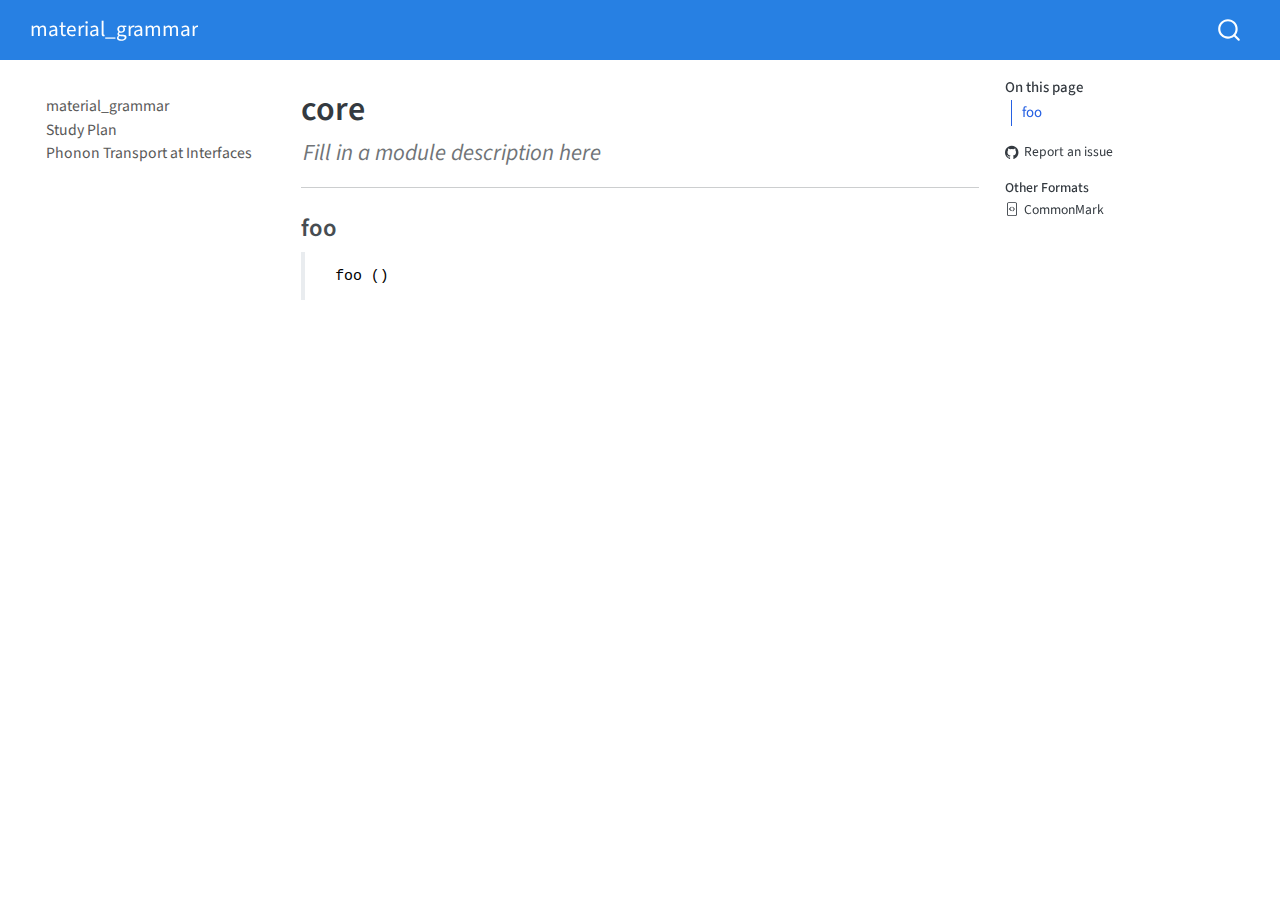
<file: _docs/core.html>
<!DOCTYPE html>
<html xmlns="http://www.w3.org/1999/xhtml" lang="en" xml:lang="en"><head>

<meta charset="utf-8">
<meta name="generator" content="quarto-1.7.33">

<meta name="viewport" content="width=device-width, initial-scale=1.0, user-scalable=yes">

<meta name="description" content="Fill in a module description here">

<title>core – material_grammar</title>
<style>
code{white-space: pre-wrap;}
span.smallcaps{font-variant: small-caps;}
div.columns{display: flex; gap: min(4vw, 1.5em);}
div.column{flex: auto; overflow-x: auto;}
div.hanging-indent{margin-left: 1.5em; text-indent: -1.5em;}
ul.task-list{list-style: none;}
ul.task-list li input[type="checkbox"] {
  width: 0.8em;
  margin: 0 0.8em 0.2em -1em; /* quarto-specific, see https://github.com/quarto-dev/quarto-cli/issues/4556 */ 
  vertical-align: middle;
}
</style>


<script src="site_libs/quarto-nav/quarto-nav.js"></script>
<script src="site_libs/quarto-nav/headroom.min.js"></script>
<script src="site_libs/clipboard/clipboard.min.js"></script>
<script src="site_libs/quarto-search/autocomplete.umd.js"></script>
<script src="site_libs/quarto-search/fuse.min.js"></script>
<script src="site_libs/quarto-search/quarto-search.js"></script>
<meta name="quarto:offset" content="./">
<script src="site_libs/quarto-html/quarto.js" type="module"></script>
<script src="site_libs/quarto-html/tabsets/tabsets.js" type="module"></script>
<script src="site_libs/quarto-html/popper.min.js"></script>
<script src="site_libs/quarto-html/tippy.umd.min.js"></script>
<script src="site_libs/quarto-html/anchor.min.js"></script>
<link href="site_libs/quarto-html/tippy.css" rel="stylesheet">
<link href="site_libs/quarto-html/quarto-syntax-highlighting-ea385d0e468b0dd5ea5bf0780b1290d9.css" rel="stylesheet" id="quarto-text-highlighting-styles">
<script src="site_libs/bootstrap/bootstrap.min.js"></script>
<link href="site_libs/bootstrap/bootstrap-icons.css" rel="stylesheet">
<link href="site_libs/bootstrap/bootstrap-42e65fd81508898eb9c9089c684909d7.min.css" rel="stylesheet" append-hash="true" id="quarto-bootstrap" data-mode="light">
<script id="quarto-search-options" type="application/json">{
  "location": "navbar",
  "copy-button": false,
  "collapse-after": 3,
  "panel-placement": "end",
  "type": "overlay",
  "limit": 50,
  "keyboard-shortcut": [
    "f",
    "/",
    "s"
  ],
  "show-item-context": false,
  "language": {
    "search-no-results-text": "No results",
    "search-matching-documents-text": "matching documents",
    "search-copy-link-title": "Copy link to search",
    "search-hide-matches-text": "Hide additional matches",
    "search-more-match-text": "more match in this document",
    "search-more-matches-text": "more matches in this document",
    "search-clear-button-title": "Clear",
    "search-text-placeholder": "",
    "search-detached-cancel-button-title": "Cancel",
    "search-submit-button-title": "Submit",
    "search-label": "Search"
  }
}</script>


<link rel="stylesheet" href="styles.css">
<meta property="og:title" content="core – material_grammar">
<meta property="og:description" content="Fill in a module description here">
<meta property="og:site_name" content="material_grammar">
<meta name="twitter:title" content="core – material_grammar">
<meta name="twitter:description" content="Fill in a module description here">
<meta name="twitter:card" content="summary">
</head>

<body class="nav-sidebar floating nav-fixed quarto-light">

<div id="quarto-search-results"></div>
  <header id="quarto-header" class="headroom fixed-top">
    <nav class="navbar navbar-expand-lg " data-bs-theme="dark">
      <div class="navbar-container container-fluid">
      <div class="navbar-brand-container mx-auto">
    <a class="navbar-brand" href="./index.html">
    <span class="navbar-title">material_grammar</span>
    </a>
  </div>
        <div class="quarto-navbar-tools tools-end">
</div>
          <div id="quarto-search" class="" title="Search"></div>
      </div> <!-- /container-fluid -->
    </nav>
  <nav class="quarto-secondary-nav">
    <div class="container-fluid d-flex">
      <button type="button" class="quarto-btn-toggle btn" data-bs-toggle="collapse" role="button" data-bs-target=".quarto-sidebar-collapse-item" aria-controls="quarto-sidebar" aria-expanded="false" aria-label="Toggle sidebar navigation" onclick="if (window.quartoToggleHeadroom) { window.quartoToggleHeadroom(); }">
        <i class="bi bi-layout-text-sidebar-reverse"></i>
      </button>
        <nav class="quarto-page-breadcrumbs" aria-label="breadcrumb"><ol class="breadcrumb"><li class="breadcrumb-item">core</li></ol></nav>
        <a class="flex-grow-1" role="navigation" data-bs-toggle="collapse" data-bs-target=".quarto-sidebar-collapse-item" aria-controls="quarto-sidebar" aria-expanded="false" aria-label="Toggle sidebar navigation" onclick="if (window.quartoToggleHeadroom) { window.quartoToggleHeadroom(); }">      
        </a>
    </div>
  </nav>
</header>
<!-- content -->
<div id="quarto-content" class="quarto-container page-columns page-rows-contents page-layout-article page-navbar">
<!-- sidebar -->
  <nav id="quarto-sidebar" class="sidebar collapse collapse-horizontal quarto-sidebar-collapse-item sidebar-navigation floating overflow-auto">
    <div class="sidebar-menu-container"> 
    <ul class="list-unstyled mt-1">
        <li class="sidebar-item">
  <div class="sidebar-item-container"> 
  <a href="./index.html" class="sidebar-item-text sidebar-link">
 <span class="menu-text">material_grammar</span></a>
  </div>
</li>
        <li class="sidebar-item">
  <div class="sidebar-item-container"> 
  <a href="./study_plan.html" class="sidebar-item-text sidebar-link">
 <span class="menu-text">Study Plan</span></a>
  </div>
</li>
        <li class="sidebar-item">
  <div class="sidebar-item-container"> 
  <a href="./phonon_intro.html" class="sidebar-item-text sidebar-link">
 <span class="menu-text">Phonon Transport at Interfaces</span></a>
  </div>
</li>
    </ul>
    </div>
</nav>
<div id="quarto-sidebar-glass" class="quarto-sidebar-collapse-item" data-bs-toggle="collapse" data-bs-target=".quarto-sidebar-collapse-item"></div>
<!-- margin-sidebar -->
    <div id="quarto-margin-sidebar" class="sidebar margin-sidebar">
        <nav id="TOC" role="doc-toc" class="toc-active">
    <h2 id="toc-title">On this page</h2>
   
  <ul>
  <li><a href="#foo" id="toc-foo" class="nav-link active" data-scroll-target="#foo">foo</a></li>
  </ul>
<div class="toc-actions"><ul><li><a href="https://github.com/alix559/material_grammar/issues/new" class="toc-action"><i class="bi bi-github"></i>Report an issue</a></li></ul></div><div class="quarto-alternate-formats"><h2>Other Formats</h2><ul><li><a href="core.html.md"><i class="bi bi-file-code"></i>CommonMark</a></li></ul></div></nav>
    </div>
<!-- main -->
<main class="content" id="quarto-document-content">

<header id="title-block-header" class="quarto-title-block default">
<div class="quarto-title">
<h1 class="title">core</h1>
</div>

<div>
  <div class="description">
    Fill in a module description here
  </div>
</div>


<div class="quarto-title-meta">

    
  
    
  </div>
  


</header>


<!-- WARNING: THIS FILE WAS AUTOGENERATED! DO NOT EDIT! -->
<hr>
<section id="foo" class="level3">
<h3 class="anchored" data-anchor-id="foo">foo</h3>
<blockquote class="blockquote">
<pre><code> foo ()</code></pre>
</blockquote>


</section>

</main> <!-- /main -->
<script id="quarto-html-after-body" type="application/javascript">
  window.document.addEventListener("DOMContentLoaded", function (event) {
    const icon = "";
    const anchorJS = new window.AnchorJS();
    anchorJS.options = {
      placement: 'right',
      icon: icon
    };
    anchorJS.add('.anchored');
    const isCodeAnnotation = (el) => {
      for (const clz of el.classList) {
        if (clz.startsWith('code-annotation-')) {                     
          return true;
        }
      }
      return false;
    }
    const onCopySuccess = function(e) {
      // button target
      const button = e.trigger;
      // don't keep focus
      button.blur();
      // flash "checked"
      button.classList.add('code-copy-button-checked');
      var currentTitle = button.getAttribute("title");
      button.setAttribute("title", "Copied!");
      let tooltip;
      if (window.bootstrap) {
        button.setAttribute("data-bs-toggle", "tooltip");
        button.setAttribute("data-bs-placement", "left");
        button.setAttribute("data-bs-title", "Copied!");
        tooltip = new bootstrap.Tooltip(button, 
          { trigger: "manual", 
            customClass: "code-copy-button-tooltip",
            offset: [0, -8]});
        tooltip.show();    
      }
      setTimeout(function() {
        if (tooltip) {
          tooltip.hide();
          button.removeAttribute("data-bs-title");
          button.removeAttribute("data-bs-toggle");
          button.removeAttribute("data-bs-placement");
        }
        button.setAttribute("title", currentTitle);
        button.classList.remove('code-copy-button-checked');
      }, 1000);
      // clear code selection
      e.clearSelection();
    }
    const getTextToCopy = function(trigger) {
        const codeEl = trigger.previousElementSibling.cloneNode(true);
        for (const childEl of codeEl.children) {
          if (isCodeAnnotation(childEl)) {
            childEl.remove();
          }
        }
        return codeEl.innerText;
    }
    const clipboard = new window.ClipboardJS('.code-copy-button:not([data-in-quarto-modal])', {
      text: getTextToCopy
    });
    clipboard.on('success', onCopySuccess);
    if (window.document.getElementById('quarto-embedded-source-code-modal')) {
      const clipboardModal = new window.ClipboardJS('.code-copy-button[data-in-quarto-modal]', {
        text: getTextToCopy,
        container: window.document.getElementById('quarto-embedded-source-code-modal')
      });
      clipboardModal.on('success', onCopySuccess);
    }
      var localhostRegex = new RegExp(/^(?:http|https):\/\/localhost\:?[0-9]*\//);
      var mailtoRegex = new RegExp(/^mailto:/);
        var filterRegex = new RegExp("https:\/\/alix559\.github\.io\/material_grammar");
      var isInternal = (href) => {
          return filterRegex.test(href) || localhostRegex.test(href) || mailtoRegex.test(href);
      }
      // Inspect non-navigation links and adorn them if external
     var links = window.document.querySelectorAll('a[href]:not(.nav-link):not(.navbar-brand):not(.toc-action):not(.sidebar-link):not(.sidebar-item-toggle):not(.pagination-link):not(.no-external):not([aria-hidden]):not(.dropdown-item):not(.quarto-navigation-tool):not(.about-link)');
      for (var i=0; i<links.length; i++) {
        const link = links[i];
        if (!isInternal(link.href)) {
          // undo the damage that might have been done by quarto-nav.js in the case of
          // links that we want to consider external
          if (link.dataset.originalHref !== undefined) {
            link.href = link.dataset.originalHref;
          }
        }
      }
    function tippyHover(el, contentFn, onTriggerFn, onUntriggerFn) {
      const config = {
        allowHTML: true,
        maxWidth: 500,
        delay: 100,
        arrow: false,
        appendTo: function(el) {
            return el.parentElement;
        },
        interactive: true,
        interactiveBorder: 10,
        theme: 'quarto',
        placement: 'bottom-start',
      };
      if (contentFn) {
        config.content = contentFn;
      }
      if (onTriggerFn) {
        config.onTrigger = onTriggerFn;
      }
      if (onUntriggerFn) {
        config.onUntrigger = onUntriggerFn;
      }
      window.tippy(el, config); 
    }
    const noterefs = window.document.querySelectorAll('a[role="doc-noteref"]');
    for (var i=0; i<noterefs.length; i++) {
      const ref = noterefs[i];
      tippyHover(ref, function() {
        // use id or data attribute instead here
        let href = ref.getAttribute('data-footnote-href') || ref.getAttribute('href');
        try { href = new URL(href).hash; } catch {}
        const id = href.replace(/^#\/?/, "");
        const note = window.document.getElementById(id);
        if (note) {
          return note.innerHTML;
        } else {
          return "";
        }
      });
    }
    const xrefs = window.document.querySelectorAll('a.quarto-xref');
    const processXRef = (id, note) => {
      // Strip column container classes
      const stripColumnClz = (el) => {
        el.classList.remove("page-full", "page-columns");
        if (el.children) {
          for (const child of el.children) {
            stripColumnClz(child);
          }
        }
      }
      stripColumnClz(note)
      if (id === null || id.startsWith('sec-')) {
        // Special case sections, only their first couple elements
        const container = document.createElement("div");
        if (note.children && note.children.length > 2) {
          container.appendChild(note.children[0].cloneNode(true));
          for (let i = 1; i < note.children.length; i++) {
            const child = note.children[i];
            if (child.tagName === "P" && child.innerText === "") {
              continue;
            } else {
              container.appendChild(child.cloneNode(true));
              break;
            }
          }
          if (window.Quarto?.typesetMath) {
            window.Quarto.typesetMath(container);
          }
          return container.innerHTML
        } else {
          if (window.Quarto?.typesetMath) {
            window.Quarto.typesetMath(note);
          }
          return note.innerHTML;
        }
      } else {
        // Remove any anchor links if they are present
        const anchorLink = note.querySelector('a.anchorjs-link');
        if (anchorLink) {
          anchorLink.remove();
        }
        if (window.Quarto?.typesetMath) {
          window.Quarto.typesetMath(note);
        }
        if (note.classList.contains("callout")) {
          return note.outerHTML;
        } else {
          return note.innerHTML;
        }
      }
    }
    for (var i=0; i<xrefs.length; i++) {
      const xref = xrefs[i];
      tippyHover(xref, undefined, function(instance) {
        instance.disable();
        let url = xref.getAttribute('href');
        let hash = undefined; 
        if (url.startsWith('#')) {
          hash = url;
        } else {
          try { hash = new URL(url).hash; } catch {}
        }
        if (hash) {
          const id = hash.replace(/^#\/?/, "");
          const note = window.document.getElementById(id);
          if (note !== null) {
            try {
              const html = processXRef(id, note.cloneNode(true));
              instance.setContent(html);
            } finally {
              instance.enable();
              instance.show();
            }
          } else {
            // See if we can fetch this
            fetch(url.split('#')[0])
            .then(res => res.text())
            .then(html => {
              const parser = new DOMParser();
              const htmlDoc = parser.parseFromString(html, "text/html");
              const note = htmlDoc.getElementById(id);
              if (note !== null) {
                const html = processXRef(id, note);
                instance.setContent(html);
              } 
            }).finally(() => {
              instance.enable();
              instance.show();
            });
          }
        } else {
          // See if we can fetch a full url (with no hash to target)
          // This is a special case and we should probably do some content thinning / targeting
          fetch(url)
          .then(res => res.text())
          .then(html => {
            const parser = new DOMParser();
            const htmlDoc = parser.parseFromString(html, "text/html");
            const note = htmlDoc.querySelector('main.content');
            if (note !== null) {
              // This should only happen for chapter cross references
              // (since there is no id in the URL)
              // remove the first header
              if (note.children.length > 0 && note.children[0].tagName === "HEADER") {
                note.children[0].remove();
              }
              const html = processXRef(null, note);
              instance.setContent(html);
            } 
          }).finally(() => {
            instance.enable();
            instance.show();
          });
        }
      }, function(instance) {
      });
    }
        let selectedAnnoteEl;
        const selectorForAnnotation = ( cell, annotation) => {
          let cellAttr = 'data-code-cell="' + cell + '"';
          let lineAttr = 'data-code-annotation="' +  annotation + '"';
          const selector = 'span[' + cellAttr + '][' + lineAttr + ']';
          return selector;
        }
        const selectCodeLines = (annoteEl) => {
          const doc = window.document;
          const targetCell = annoteEl.getAttribute("data-target-cell");
          const targetAnnotation = annoteEl.getAttribute("data-target-annotation");
          const annoteSpan = window.document.querySelector(selectorForAnnotation(targetCell, targetAnnotation));
          const lines = annoteSpan.getAttribute("data-code-lines").split(",");
          const lineIds = lines.map((line) => {
            return targetCell + "-" + line;
          })
          let top = null;
          let height = null;
          let parent = null;
          if (lineIds.length > 0) {
              //compute the position of the single el (top and bottom and make a div)
              const el = window.document.getElementById(lineIds[0]);
              top = el.offsetTop;
              height = el.offsetHeight;
              parent = el.parentElement.parentElement;
            if (lineIds.length > 1) {
              const lastEl = window.document.getElementById(lineIds[lineIds.length - 1]);
              const bottom = lastEl.offsetTop + lastEl.offsetHeight;
              height = bottom - top;
            }
            if (top !== null && height !== null && parent !== null) {
              // cook up a div (if necessary) and position it 
              let div = window.document.getElementById("code-annotation-line-highlight");
              if (div === null) {
                div = window.document.createElement("div");
                div.setAttribute("id", "code-annotation-line-highlight");
                div.style.position = 'absolute';
                parent.appendChild(div);
              }
              div.style.top = top - 2 + "px";
              div.style.height = height + 4 + "px";
              div.style.left = 0;
              let gutterDiv = window.document.getElementById("code-annotation-line-highlight-gutter");
              if (gutterDiv === null) {
                gutterDiv = window.document.createElement("div");
                gutterDiv.setAttribute("id", "code-annotation-line-highlight-gutter");
                gutterDiv.style.position = 'absolute';
                const codeCell = window.document.getElementById(targetCell);
                const gutter = codeCell.querySelector('.code-annotation-gutter');
                gutter.appendChild(gutterDiv);
              }
              gutterDiv.style.top = top - 2 + "px";
              gutterDiv.style.height = height + 4 + "px";
            }
            selectedAnnoteEl = annoteEl;
          }
        };
        const unselectCodeLines = () => {
          const elementsIds = ["code-annotation-line-highlight", "code-annotation-line-highlight-gutter"];
          elementsIds.forEach((elId) => {
            const div = window.document.getElementById(elId);
            if (div) {
              div.remove();
            }
          });
          selectedAnnoteEl = undefined;
        };
          // Handle positioning of the toggle
      window.addEventListener(
        "resize",
        throttle(() => {
          elRect = undefined;
          if (selectedAnnoteEl) {
            selectCodeLines(selectedAnnoteEl);
          }
        }, 10)
      );
      function throttle(fn, ms) {
      let throttle = false;
      let timer;
        return (...args) => {
          if(!throttle) { // first call gets through
              fn.apply(this, args);
              throttle = true;
          } else { // all the others get throttled
              if(timer) clearTimeout(timer); // cancel #2
              timer = setTimeout(() => {
                fn.apply(this, args);
                timer = throttle = false;
              }, ms);
          }
        };
      }
        // Attach click handler to the DT
        const annoteDls = window.document.querySelectorAll('dt[data-target-cell]');
        for (const annoteDlNode of annoteDls) {
          annoteDlNode.addEventListener('click', (event) => {
            const clickedEl = event.target;
            if (clickedEl !== selectedAnnoteEl) {
              unselectCodeLines();
              const activeEl = window.document.querySelector('dt[data-target-cell].code-annotation-active');
              if (activeEl) {
                activeEl.classList.remove('code-annotation-active');
              }
              selectCodeLines(clickedEl);
              clickedEl.classList.add('code-annotation-active');
            } else {
              // Unselect the line
              unselectCodeLines();
              clickedEl.classList.remove('code-annotation-active');
            }
          });
        }
    const findCites = (el) => {
      const parentEl = el.parentElement;
      if (parentEl) {
        const cites = parentEl.dataset.cites;
        if (cites) {
          return {
            el,
            cites: cites.split(' ')
          };
        } else {
          return findCites(el.parentElement)
        }
      } else {
        return undefined;
      }
    };
    var bibliorefs = window.document.querySelectorAll('a[role="doc-biblioref"]');
    for (var i=0; i<bibliorefs.length; i++) {
      const ref = bibliorefs[i];
      const citeInfo = findCites(ref);
      if (citeInfo) {
        tippyHover(citeInfo.el, function() {
          var popup = window.document.createElement('div');
          citeInfo.cites.forEach(function(cite) {
            var citeDiv = window.document.createElement('div');
            citeDiv.classList.add('hanging-indent');
            citeDiv.classList.add('csl-entry');
            var biblioDiv = window.document.getElementById('ref-' + cite);
            if (biblioDiv) {
              citeDiv.innerHTML = biblioDiv.innerHTML;
            }
            popup.appendChild(citeDiv);
          });
          return popup.innerHTML;
        });
      }
    }
  });
  </script>
</div> <!-- /content -->




<footer class="footer"><div class="nav-footer"><div class="nav-footer-center"><div class="toc-actions d-sm-block d-md-none"><ul><li><a href="https://github.com/alix559/material_grammar/issues/new" class="toc-action"><i class="bi bi-github"></i>Report an issue</a></li></ul></div></div></div></footer></body></html>
</file>
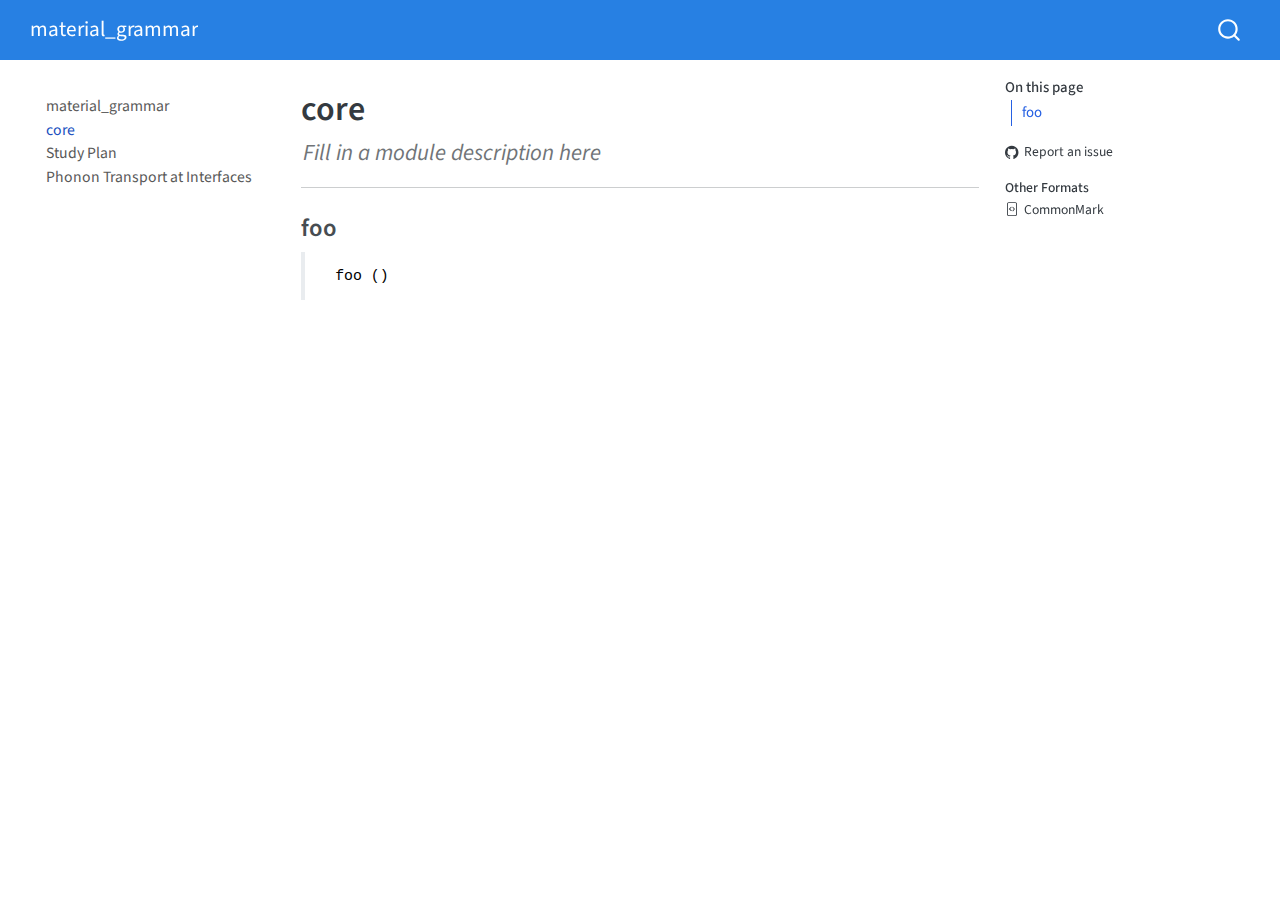
<file: _proc/_docs/core.html>
<!DOCTYPE html>
<html xmlns="http://www.w3.org/1999/xhtml" lang="en" xml:lang="en"><head>

<meta charset="utf-8">
<meta name="generator" content="quarto-1.7.33">

<meta name="viewport" content="width=device-width, initial-scale=1.0, user-scalable=yes">

<meta name="description" content="Fill in a module description here">

<title>core – material_grammar</title>
<style>
code{white-space: pre-wrap;}
span.smallcaps{font-variant: small-caps;}
div.columns{display: flex; gap: min(4vw, 1.5em);}
div.column{flex: auto; overflow-x: auto;}
div.hanging-indent{margin-left: 1.5em; text-indent: -1.5em;}
ul.task-list{list-style: none;}
ul.task-list li input[type="checkbox"] {
  width: 0.8em;
  margin: 0 0.8em 0.2em -1em; /* quarto-specific, see https://github.com/quarto-dev/quarto-cli/issues/4556 */ 
  vertical-align: middle;
}
</style>


<script src="site_libs/quarto-nav/quarto-nav.js"></script>
<script src="site_libs/quarto-nav/headroom.min.js"></script>
<script src="site_libs/clipboard/clipboard.min.js"></script>
<script src="site_libs/quarto-search/autocomplete.umd.js"></script>
<script src="site_libs/quarto-search/fuse.min.js"></script>
<script src="site_libs/quarto-search/quarto-search.js"></script>
<meta name="quarto:offset" content="./">
<script src="site_libs/quarto-html/quarto.js" type="module"></script>
<script src="site_libs/quarto-html/tabsets/tabsets.js" type="module"></script>
<script src="site_libs/quarto-html/popper.min.js"></script>
<script src="site_libs/quarto-html/tippy.umd.min.js"></script>
<script src="site_libs/quarto-html/anchor.min.js"></script>
<link href="site_libs/quarto-html/tippy.css" rel="stylesheet">
<link href="site_libs/quarto-html/quarto-syntax-highlighting-ea385d0e468b0dd5ea5bf0780b1290d9.css" rel="stylesheet" id="quarto-text-highlighting-styles">
<script src="site_libs/bootstrap/bootstrap.min.js"></script>
<link href="site_libs/bootstrap/bootstrap-icons.css" rel="stylesheet">
<link href="site_libs/bootstrap/bootstrap-42e65fd81508898eb9c9089c684909d7.min.css" rel="stylesheet" append-hash="true" id="quarto-bootstrap" data-mode="light">
<script id="quarto-search-options" type="application/json">{
  "location": "navbar",
  "copy-button": false,
  "collapse-after": 3,
  "panel-placement": "end",
  "type": "overlay",
  "limit": 50,
  "keyboard-shortcut": [
    "f",
    "/",
    "s"
  ],
  "show-item-context": false,
  "language": {
    "search-no-results-text": "No results",
    "search-matching-documents-text": "matching documents",
    "search-copy-link-title": "Copy link to search",
    "search-hide-matches-text": "Hide additional matches",
    "search-more-match-text": "more match in this document",
    "search-more-matches-text": "more matches in this document",
    "search-clear-button-title": "Clear",
    "search-text-placeholder": "",
    "search-detached-cancel-button-title": "Cancel",
    "search-submit-button-title": "Submit",
    "search-label": "Search"
  }
}</script>


<link rel="stylesheet" href="styles.css">
<meta property="og:title" content="core – material_grammar">
<meta property="og:description" content="Fill in a module description here">
<meta property="og:site_name" content="material_grammar">
<meta name="twitter:title" content="core – material_grammar">
<meta name="twitter:description" content="Fill in a module description here">
<meta name="twitter:card" content="summary">
</head>

<body class="nav-sidebar floating nav-fixed quarto-light">

<div id="quarto-search-results"></div>
  <header id="quarto-header" class="headroom fixed-top">
    <nav class="navbar navbar-expand-lg " data-bs-theme="dark">
      <div class="navbar-container container-fluid">
      <div class="navbar-brand-container mx-auto">
    <a class="navbar-brand" href="./index.html">
    <span class="navbar-title">material_grammar</span>
    </a>
  </div>
        <div class="quarto-navbar-tools tools-end">
</div>
          <div id="quarto-search" class="" title="Search"></div>
      </div> <!-- /container-fluid -->
    </nav>
  <nav class="quarto-secondary-nav">
    <div class="container-fluid d-flex">
      <button type="button" class="quarto-btn-toggle btn" data-bs-toggle="collapse" role="button" data-bs-target=".quarto-sidebar-collapse-item" aria-controls="quarto-sidebar" aria-expanded="false" aria-label="Toggle sidebar navigation" onclick="if (window.quartoToggleHeadroom) { window.quartoToggleHeadroom(); }">
        <i class="bi bi-layout-text-sidebar-reverse"></i>
      </button>
        <nav class="quarto-page-breadcrumbs" aria-label="breadcrumb"><ol class="breadcrumb"><li class="breadcrumb-item"><a href="./core.html">core</a></li></ol></nav>
        <a class="flex-grow-1" role="navigation" data-bs-toggle="collapse" data-bs-target=".quarto-sidebar-collapse-item" aria-controls="quarto-sidebar" aria-expanded="false" aria-label="Toggle sidebar navigation" onclick="if (window.quartoToggleHeadroom) { window.quartoToggleHeadroom(); }">      
        </a>
    </div>
  </nav>
</header>
<!-- content -->
<div id="quarto-content" class="quarto-container page-columns page-rows-contents page-layout-article page-navbar">
<!-- sidebar -->
  <nav id="quarto-sidebar" class="sidebar collapse collapse-horizontal quarto-sidebar-collapse-item sidebar-navigation floating overflow-auto">
    <div class="sidebar-menu-container"> 
    <ul class="list-unstyled mt-1">
        <li class="sidebar-item">
  <div class="sidebar-item-container"> 
  <a href="./index.html" class="sidebar-item-text sidebar-link">
 <span class="menu-text">material_grammar</span></a>
  </div>
</li>
        <li class="sidebar-item">
  <div class="sidebar-item-container"> 
  <a href="./core.html" class="sidebar-item-text sidebar-link active">
 <span class="menu-text">core</span></a>
  </div>
</li>
        <li class="sidebar-item">
  <div class="sidebar-item-container"> 
  <a href="./study_plan.html" class="sidebar-item-text sidebar-link">
 <span class="menu-text">Study Plan</span></a>
  </div>
</li>
        <li class="sidebar-item">
  <div class="sidebar-item-container"> 
  <a href="./phonon_intro.html" class="sidebar-item-text sidebar-link">
 <span class="menu-text">Phonon Transport at Interfaces</span></a>
  </div>
</li>
    </ul>
    </div>
</nav>
<div id="quarto-sidebar-glass" class="quarto-sidebar-collapse-item" data-bs-toggle="collapse" data-bs-target=".quarto-sidebar-collapse-item"></div>
<!-- margin-sidebar -->
    <div id="quarto-margin-sidebar" class="sidebar margin-sidebar">
        <nav id="TOC" role="doc-toc" class="toc-active">
    <h2 id="toc-title">On this page</h2>
   
  <ul>
  <li><a href="#foo" id="toc-foo" class="nav-link active" data-scroll-target="#foo">foo</a></li>
  </ul>
<div class="toc-actions"><ul><li><a href="https://github.com/alix559/material_grammar/issues/new" class="toc-action"><i class="bi bi-github"></i>Report an issue</a></li></ul></div><div class="quarto-alternate-formats"><h2>Other Formats</h2><ul><li><a href="core.html.md"><i class="bi bi-file-code"></i>CommonMark</a></li></ul></div></nav>
    </div>
<!-- main -->
<main class="content" id="quarto-document-content">

<header id="title-block-header" class="quarto-title-block default">
<div class="quarto-title">
<h1 class="title">core</h1>
</div>

<div>
  <div class="description">
    Fill in a module description here
  </div>
</div>


<div class="quarto-title-meta">

    
  
    
  </div>
  


</header>


<!-- WARNING: THIS FILE WAS AUTOGENERATED! DO NOT EDIT! -->
<hr>
<section id="foo" class="level3">
<h3 class="anchored" data-anchor-id="foo">foo</h3>
<blockquote class="blockquote">
<pre><code> foo ()</code></pre>
</blockquote>


</section>

</main> <!-- /main -->
<script id="quarto-html-after-body" type="application/javascript">
  window.document.addEventListener("DOMContentLoaded", function (event) {
    const icon = "";
    const anchorJS = new window.AnchorJS();
    anchorJS.options = {
      placement: 'right',
      icon: icon
    };
    anchorJS.add('.anchored');
    const isCodeAnnotation = (el) => {
      for (const clz of el.classList) {
        if (clz.startsWith('code-annotation-')) {                     
          return true;
        }
      }
      return false;
    }
    const onCopySuccess = function(e) {
      // button target
      const button = e.trigger;
      // don't keep focus
      button.blur();
      // flash "checked"
      button.classList.add('code-copy-button-checked');
      var currentTitle = button.getAttribute("title");
      button.setAttribute("title", "Copied!");
      let tooltip;
      if (window.bootstrap) {
        button.setAttribute("data-bs-toggle", "tooltip");
        button.setAttribute("data-bs-placement", "left");
        button.setAttribute("data-bs-title", "Copied!");
        tooltip = new bootstrap.Tooltip(button, 
          { trigger: "manual", 
            customClass: "code-copy-button-tooltip",
            offset: [0, -8]});
        tooltip.show();    
      }
      setTimeout(function() {
        if (tooltip) {
          tooltip.hide();
          button.removeAttribute("data-bs-title");
          button.removeAttribute("data-bs-toggle");
          button.removeAttribute("data-bs-placement");
        }
        button.setAttribute("title", currentTitle);
        button.classList.remove('code-copy-button-checked');
      }, 1000);
      // clear code selection
      e.clearSelection();
    }
    const getTextToCopy = function(trigger) {
        const codeEl = trigger.previousElementSibling.cloneNode(true);
        for (const childEl of codeEl.children) {
          if (isCodeAnnotation(childEl)) {
            childEl.remove();
          }
        }
        return codeEl.innerText;
    }
    const clipboard = new window.ClipboardJS('.code-copy-button:not([data-in-quarto-modal])', {
      text: getTextToCopy
    });
    clipboard.on('success', onCopySuccess);
    if (window.document.getElementById('quarto-embedded-source-code-modal')) {
      const clipboardModal = new window.ClipboardJS('.code-copy-button[data-in-quarto-modal]', {
        text: getTextToCopy,
        container: window.document.getElementById('quarto-embedded-source-code-modal')
      });
      clipboardModal.on('success', onCopySuccess);
    }
      var localhostRegex = new RegExp(/^(?:http|https):\/\/localhost\:?[0-9]*\//);
      var mailtoRegex = new RegExp(/^mailto:/);
        var filterRegex = new RegExp("https:\/\/alix559\.github\.io\/material_grammar");
      var isInternal = (href) => {
          return filterRegex.test(href) || localhostRegex.test(href) || mailtoRegex.test(href);
      }
      // Inspect non-navigation links and adorn them if external
     var links = window.document.querySelectorAll('a[href]:not(.nav-link):not(.navbar-brand):not(.toc-action):not(.sidebar-link):not(.sidebar-item-toggle):not(.pagination-link):not(.no-external):not([aria-hidden]):not(.dropdown-item):not(.quarto-navigation-tool):not(.about-link)');
      for (var i=0; i<links.length; i++) {
        const link = links[i];
        if (!isInternal(link.href)) {
          // undo the damage that might have been done by quarto-nav.js in the case of
          // links that we want to consider external
          if (link.dataset.originalHref !== undefined) {
            link.href = link.dataset.originalHref;
          }
        }
      }
    function tippyHover(el, contentFn, onTriggerFn, onUntriggerFn) {
      const config = {
        allowHTML: true,
        maxWidth: 500,
        delay: 100,
        arrow: false,
        appendTo: function(el) {
            return el.parentElement;
        },
        interactive: true,
        interactiveBorder: 10,
        theme: 'quarto',
        placement: 'bottom-start',
      };
      if (contentFn) {
        config.content = contentFn;
      }
      if (onTriggerFn) {
        config.onTrigger = onTriggerFn;
      }
      if (onUntriggerFn) {
        config.onUntrigger = onUntriggerFn;
      }
      window.tippy(el, config); 
    }
    const noterefs = window.document.querySelectorAll('a[role="doc-noteref"]');
    for (var i=0; i<noterefs.length; i++) {
      const ref = noterefs[i];
      tippyHover(ref, function() {
        // use id or data attribute instead here
        let href = ref.getAttribute('data-footnote-href') || ref.getAttribute('href');
        try { href = new URL(href).hash; } catch {}
        const id = href.replace(/^#\/?/, "");
        const note = window.document.getElementById(id);
        if (note) {
          return note.innerHTML;
        } else {
          return "";
        }
      });
    }
    const xrefs = window.document.querySelectorAll('a.quarto-xref');
    const processXRef = (id, note) => {
      // Strip column container classes
      const stripColumnClz = (el) => {
        el.classList.remove("page-full", "page-columns");
        if (el.children) {
          for (const child of el.children) {
            stripColumnClz(child);
          }
        }
      }
      stripColumnClz(note)
      if (id === null || id.startsWith('sec-')) {
        // Special case sections, only their first couple elements
        const container = document.createElement("div");
        if (note.children && note.children.length > 2) {
          container.appendChild(note.children[0].cloneNode(true));
          for (let i = 1; i < note.children.length; i++) {
            const child = note.children[i];
            if (child.tagName === "P" && child.innerText === "") {
              continue;
            } else {
              container.appendChild(child.cloneNode(true));
              break;
            }
          }
          if (window.Quarto?.typesetMath) {
            window.Quarto.typesetMath(container);
          }
          return container.innerHTML
        } else {
          if (window.Quarto?.typesetMath) {
            window.Quarto.typesetMath(note);
          }
          return note.innerHTML;
        }
      } else {
        // Remove any anchor links if they are present
        const anchorLink = note.querySelector('a.anchorjs-link');
        if (anchorLink) {
          anchorLink.remove();
        }
        if (window.Quarto?.typesetMath) {
          window.Quarto.typesetMath(note);
        }
        if (note.classList.contains("callout")) {
          return note.outerHTML;
        } else {
          return note.innerHTML;
        }
      }
    }
    for (var i=0; i<xrefs.length; i++) {
      const xref = xrefs[i];
      tippyHover(xref, undefined, function(instance) {
        instance.disable();
        let url = xref.getAttribute('href');
        let hash = undefined; 
        if (url.startsWith('#')) {
          hash = url;
        } else {
          try { hash = new URL(url).hash; } catch {}
        }
        if (hash) {
          const id = hash.replace(/^#\/?/, "");
          const note = window.document.getElementById(id);
          if (note !== null) {
            try {
              const html = processXRef(id, note.cloneNode(true));
              instance.setContent(html);
            } finally {
              instance.enable();
              instance.show();
            }
          } else {
            // See if we can fetch this
            fetch(url.split('#')[0])
            .then(res => res.text())
            .then(html => {
              const parser = new DOMParser();
              const htmlDoc = parser.parseFromString(html, "text/html");
              const note = htmlDoc.getElementById(id);
              if (note !== null) {
                const html = processXRef(id, note);
                instance.setContent(html);
              } 
            }).finally(() => {
              instance.enable();
              instance.show();
            });
          }
        } else {
          // See if we can fetch a full url (with no hash to target)
          // This is a special case and we should probably do some content thinning / targeting
          fetch(url)
          .then(res => res.text())
          .then(html => {
            const parser = new DOMParser();
            const htmlDoc = parser.parseFromString(html, "text/html");
            const note = htmlDoc.querySelector('main.content');
            if (note !== null) {
              // This should only happen for chapter cross references
              // (since there is no id in the URL)
              // remove the first header
              if (note.children.length > 0 && note.children[0].tagName === "HEADER") {
                note.children[0].remove();
              }
              const html = processXRef(null, note);
              instance.setContent(html);
            } 
          }).finally(() => {
            instance.enable();
            instance.show();
          });
        }
      }, function(instance) {
      });
    }
        let selectedAnnoteEl;
        const selectorForAnnotation = ( cell, annotation) => {
          let cellAttr = 'data-code-cell="' + cell + '"';
          let lineAttr = 'data-code-annotation="' +  annotation + '"';
          const selector = 'span[' + cellAttr + '][' + lineAttr + ']';
          return selector;
        }
        const selectCodeLines = (annoteEl) => {
          const doc = window.document;
          const targetCell = annoteEl.getAttribute("data-target-cell");
          const targetAnnotation = annoteEl.getAttribute("data-target-annotation");
          const annoteSpan = window.document.querySelector(selectorForAnnotation(targetCell, targetAnnotation));
          const lines = annoteSpan.getAttribute("data-code-lines").split(",");
          const lineIds = lines.map((line) => {
            return targetCell + "-" + line;
          })
          let top = null;
          let height = null;
          let parent = null;
          if (lineIds.length > 0) {
              //compute the position of the single el (top and bottom and make a div)
              const el = window.document.getElementById(lineIds[0]);
              top = el.offsetTop;
              height = el.offsetHeight;
              parent = el.parentElement.parentElement;
            if (lineIds.length > 1) {
              const lastEl = window.document.getElementById(lineIds[lineIds.length - 1]);
              const bottom = lastEl.offsetTop + lastEl.offsetHeight;
              height = bottom - top;
            }
            if (top !== null && height !== null && parent !== null) {
              // cook up a div (if necessary) and position it 
              let div = window.document.getElementById("code-annotation-line-highlight");
              if (div === null) {
                div = window.document.createElement("div");
                div.setAttribute("id", "code-annotation-line-highlight");
                div.style.position = 'absolute';
                parent.appendChild(div);
              }
              div.style.top = top - 2 + "px";
              div.style.height = height + 4 + "px";
              div.style.left = 0;
              let gutterDiv = window.document.getElementById("code-annotation-line-highlight-gutter");
              if (gutterDiv === null) {
                gutterDiv = window.document.createElement("div");
                gutterDiv.setAttribute("id", "code-annotation-line-highlight-gutter");
                gutterDiv.style.position = 'absolute';
                const codeCell = window.document.getElementById(targetCell);
                const gutter = codeCell.querySelector('.code-annotation-gutter');
                gutter.appendChild(gutterDiv);
              }
              gutterDiv.style.top = top - 2 + "px";
              gutterDiv.style.height = height + 4 + "px";
            }
            selectedAnnoteEl = annoteEl;
          }
        };
        const unselectCodeLines = () => {
          const elementsIds = ["code-annotation-line-highlight", "code-annotation-line-highlight-gutter"];
          elementsIds.forEach((elId) => {
            const div = window.document.getElementById(elId);
            if (div) {
              div.remove();
            }
          });
          selectedAnnoteEl = undefined;
        };
          // Handle positioning of the toggle
      window.addEventListener(
        "resize",
        throttle(() => {
          elRect = undefined;
          if (selectedAnnoteEl) {
            selectCodeLines(selectedAnnoteEl);
          }
        }, 10)
      );
      function throttle(fn, ms) {
      let throttle = false;
      let timer;
        return (...args) => {
          if(!throttle) { // first call gets through
              fn.apply(this, args);
              throttle = true;
          } else { // all the others get throttled
              if(timer) clearTimeout(timer); // cancel #2
              timer = setTimeout(() => {
                fn.apply(this, args);
                timer = throttle = false;
              }, ms);
          }
        };
      }
        // Attach click handler to the DT
        const annoteDls = window.document.querySelectorAll('dt[data-target-cell]');
        for (const annoteDlNode of annoteDls) {
          annoteDlNode.addEventListener('click', (event) => {
            const clickedEl = event.target;
            if (clickedEl !== selectedAnnoteEl) {
              unselectCodeLines();
              const activeEl = window.document.querySelector('dt[data-target-cell].code-annotation-active');
              if (activeEl) {
                activeEl.classList.remove('code-annotation-active');
              }
              selectCodeLines(clickedEl);
              clickedEl.classList.add('code-annotation-active');
            } else {
              // Unselect the line
              unselectCodeLines();
              clickedEl.classList.remove('code-annotation-active');
            }
          });
        }
    const findCites = (el) => {
      const parentEl = el.parentElement;
      if (parentEl) {
        const cites = parentEl.dataset.cites;
        if (cites) {
          return {
            el,
            cites: cites.split(' ')
          };
        } else {
          return findCites(el.parentElement)
        }
      } else {
        return undefined;
      }
    };
    var bibliorefs = window.document.querySelectorAll('a[role="doc-biblioref"]');
    for (var i=0; i<bibliorefs.length; i++) {
      const ref = bibliorefs[i];
      const citeInfo = findCites(ref);
      if (citeInfo) {
        tippyHover(citeInfo.el, function() {
          var popup = window.document.createElement('div');
          citeInfo.cites.forEach(function(cite) {
            var citeDiv = window.document.createElement('div');
            citeDiv.classList.add('hanging-indent');
            citeDiv.classList.add('csl-entry');
            var biblioDiv = window.document.getElementById('ref-' + cite);
            if (biblioDiv) {
              citeDiv.innerHTML = biblioDiv.innerHTML;
            }
            popup.appendChild(citeDiv);
          });
          return popup.innerHTML;
        });
      }
    }
  });
  </script>
</div> <!-- /content -->




<footer class="footer"><div class="nav-footer"><div class="nav-footer-center"><div class="toc-actions d-sm-block d-md-none"><ul><li><a href="https://github.com/alix559/material_grammar/issues/new" class="toc-action"><i class="bi bi-github"></i>Report an issue</a></li></ul></div></div></div></footer></body></html>
</file>
<file: site_libs/quarto-html/tippy.css>
.tippy-box[data-animation=fade][data-state=hidden]{opacity:0}[data-tippy-root]{max-width:calc(100vw - 10px)}.tippy-box{position:relative;background-color:#333;color:#fff;border-radius:4px;font-size:14px;line-height:1.4;white-space:normal;outline:0;transition-property:transform,visibility,opacity}.tippy-box[data-placement^=top]>.tippy-arrow{bottom:0}.tippy-box[data-placement^=top]>.tippy-arrow:before{bottom:-7px;left:0;border-width:8px 8px 0;border-top-color:initial;transform-origin:center top}.tippy-box[data-placement^=bottom]>.tippy-arrow{top:0}.tippy-box[data-placement^=bottom]>.tippy-arrow:before{top:-7px;left:0;border-width:0 8px 8px;border-bottom-color:initial;transform-origin:center bottom}.tippy-box[data-placement^=left]>.tippy-arrow{right:0}.tippy-box[data-placement^=left]>.tippy-arrow:before{border-width:8px 0 8px 8px;border-left-color:initial;right:-7px;transform-origin:center left}.tippy-box[data-placement^=right]>.tippy-arrow{left:0}.tippy-box[data-placement^=right]>.tippy-arrow:before{left:-7px;border-width:8px 8px 8px 0;border-right-color:initial;transform-origin:center right}.tippy-box[data-inertia][data-state=visible]{transition-timing-function:cubic-bezier(.54,1.5,.38,1.11)}.tippy-arrow{width:16px;height:16px;color:#333}.tippy-arrow:before{content:"";position:absolute;border-color:transparent;border-style:solid}.tippy-content{position:relative;padding:5px 9px;z-index:1}
</file>
<file: site_libs/quarto-html/quarto-syntax-highlighting-c8ad9e5dbd60b7b70b38521ab19b7da4.css>
/* quarto syntax highlight colors */
:root {
  --quarto-hl-ot-color: #003B4F;
  --quarto-hl-at-color: #657422;
  --quarto-hl-ss-color: #20794D;
  --quarto-hl-an-color: #5E5E5E;
  --quarto-hl-fu-color: #4758AB;
  --quarto-hl-st-color: #20794D;
  --quarto-hl-cf-color: #003B4F;
  --quarto-hl-op-color: #5E5E5E;
  --quarto-hl-er-color: #AD0000;
  --quarto-hl-bn-color: #AD0000;
  --quarto-hl-al-color: #AD0000;
  --quarto-hl-va-color: #111111;
  --quarto-hl-bu-color: inherit;
  --quarto-hl-ex-color: inherit;
  --quarto-hl-pp-color: #AD0000;
  --quarto-hl-in-color: #5E5E5E;
  --quarto-hl-vs-color: #20794D;
  --quarto-hl-wa-color: #5E5E5E;
  --quarto-hl-do-color: #5E5E5E;
  --quarto-hl-im-color: #00769E;
  --quarto-hl-ch-color: #20794D;
  --quarto-hl-dt-color: #AD0000;
  --quarto-hl-fl-color: #AD0000;
  --quarto-hl-co-color: #5E5E5E;
  --quarto-hl-cv-color: #5E5E5E;
  --quarto-hl-cn-color: #8f5902;
  --quarto-hl-sc-color: #5E5E5E;
  --quarto-hl-dv-color: #AD0000;
  --quarto-hl-kw-color: #003B4F;
}

/* other quarto variables */
:root {
  --quarto-font-monospace: SFMono-Regular, Menlo, Monaco, Consolas, "Liberation Mono", "Courier New", monospace;
}

/* syntax highlight based on Pandoc's rules */
pre > code.sourceCode > span {
  color: #003B4F;
}

code.sourceCode > span {
  color: #003B4F;
}

div.sourceCode,
div.sourceCode pre.sourceCode {
  color: #003B4F;
}

/* Normal */
code span {
  color: #003B4F;
}

/* Alert */
code span.al {
  color: #AD0000;
  font-style: inherit;
}

/* Annotation */
code span.an {
  color: #5E5E5E;
  font-style: inherit;
}

/* Attribute */
code span.at {
  color: #657422;
  font-style: inherit;
}

/* BaseN */
code span.bn {
  color: #AD0000;
  font-style: inherit;
}

/* BuiltIn */
code span.bu {
  font-style: inherit;
}

/* ControlFlow */
code span.cf {
  color: #003B4F;
  font-weight: bold;
  font-style: inherit;
}

/* Char */
code span.ch {
  color: #20794D;
  font-style: inherit;
}

/* Constant */
code span.cn {
  color: #8f5902;
  font-style: inherit;
}

/* Comment */
code span.co {
  color: #5E5E5E;
  font-style: inherit;
}

/* CommentVar */
code span.cv {
  color: #5E5E5E;
  font-style: italic;
}

/* Documentation */
code span.do {
  color: #5E5E5E;
  font-style: italic;
}

/* DataType */
code span.dt {
  color: #AD0000;
  font-style: inherit;
}

/* DecVal */
code span.dv {
  color: #AD0000;
  font-style: inherit;
}

/* Error */
code span.er {
  color: #AD0000;
  font-style: inherit;
}

/* Extension */
code span.ex {
  font-style: inherit;
}

/* Float */
code span.fl {
  color: #AD0000;
  font-style: inherit;
}

/* Function */
code span.fu {
  color: #4758AB;
  font-style: inherit;
}

/* Import */
code span.im {
  color: #00769E;
  font-style: inherit;
}

/* Information */
code span.in {
  color: #5E5E5E;
  font-style: inherit;
}

/* Keyword */
code span.kw {
  color: #003B4F;
  font-weight: bold;
  font-style: inherit;
}

/* Operator */
code span.op {
  color: #5E5E5E;
  font-style: inherit;
}

/* Other */
code span.ot {
  color: #003B4F;
  font-style: inherit;
}

/* Preprocessor */
code span.pp {
  color: #AD0000;
  font-style: inherit;
}

/* SpecialChar */
code span.sc {
  color: #5E5E5E;
  font-style: inherit;
}

/* SpecialString */
code span.ss {
  color: #20794D;
  font-style: inherit;
}

/* String */
code span.st {
  color: #20794D;
  font-style: inherit;
}

/* Variable */
code span.va {
  color: #111111;
  font-style: inherit;
}

/* VerbatimString */
code span.vs {
  color: #20794D;
  font-style: inherit;
}

/* Warning */
code span.wa {
  color: #5E5E5E;
  font-style: italic;
}

.prevent-inlining {
  content: "</";
}

/*# sourceMappingURL=405ffa06017179012420079c49e771b5.css.map */
</file>
<file: styles.css>
.cell {
  margin-bottom: 1rem;
}

.cell > .sourceCode {
  margin-bottom: 0;
}

.cell-output > pre {
  margin-bottom: 0;
}

.cell-output > pre, .cell-output > .sourceCode > pre, .cell-output-stdout > pre {
  margin-left: 0.8rem;
  margin-top: 0;
  background: none;
  border-left: 2px solid lightsalmon;
  border-top-left-radius: 0;
  border-top-right-radius: 0;
}

.cell-output > .sourceCode {
  border: none;
}

.cell-output > .sourceCode {
  background: none;
  margin-top: 0;
}

div.description {
  padding-left: 2px;
  padding-top: 5px;
  font-style: italic;
  font-size: 135%;
  opacity: 70%;
}
</file>
<file: _docs/site_libs/quarto-html/tippy.css>
.tippy-box[data-animation=fade][data-state=hidden]{opacity:0}[data-tippy-root]{max-width:calc(100vw - 10px)}.tippy-box{position:relative;background-color:#333;color:#fff;border-radius:4px;font-size:14px;line-height:1.4;white-space:normal;outline:0;transition-property:transform,visibility,opacity}.tippy-box[data-placement^=top]>.tippy-arrow{bottom:0}.tippy-box[data-placement^=top]>.tippy-arrow:before{bottom:-7px;left:0;border-width:8px 8px 0;border-top-color:initial;transform-origin:center top}.tippy-box[data-placement^=bottom]>.tippy-arrow{top:0}.tippy-box[data-placement^=bottom]>.tippy-arrow:before{top:-7px;left:0;border-width:0 8px 8px;border-bottom-color:initial;transform-origin:center bottom}.tippy-box[data-placement^=left]>.tippy-arrow{right:0}.tippy-box[data-placement^=left]>.tippy-arrow:before{border-width:8px 0 8px 8px;border-left-color:initial;right:-7px;transform-origin:center left}.tippy-box[data-placement^=right]>.tippy-arrow{left:0}.tippy-box[data-placement^=right]>.tippy-arrow:before{left:-7px;border-width:8px 8px 8px 0;border-right-color:initial;transform-origin:center right}.tippy-box[data-inertia][data-state=visible]{transition-timing-function:cubic-bezier(.54,1.5,.38,1.11)}.tippy-arrow{width:16px;height:16px;color:#333}.tippy-arrow:before{content:"";position:absolute;border-color:transparent;border-style:solid}.tippy-content{position:relative;padding:5px 9px;z-index:1}
</file>
<file: _docs/site_libs/quarto-html/quarto-syntax-highlighting-ea385d0e468b0dd5ea5bf0780b1290d9.css>
/* quarto syntax highlight colors */
:root {
  --quarto-hl-ot-color: #003B4F;
  --quarto-hl-at-color: #657422;
  --quarto-hl-ss-color: #20794D;
  --quarto-hl-an-color: #5E5E5E;
  --quarto-hl-fu-color: #4758AB;
  --quarto-hl-st-color: #20794D;
  --quarto-hl-cf-color: #003B4F;
  --quarto-hl-op-color: #5E5E5E;
  --quarto-hl-er-color: #AD0000;
  --quarto-hl-bn-color: #AD0000;
  --quarto-hl-al-color: #AD0000;
  --quarto-hl-va-color: #111111;
  --quarto-hl-bu-color: inherit;
  --quarto-hl-ex-color: inherit;
  --quarto-hl-pp-color: #AD0000;
  --quarto-hl-in-color: #5E5E5E;
  --quarto-hl-vs-color: #20794D;
  --quarto-hl-wa-color: #5E5E5E;
  --quarto-hl-do-color: #5E5E5E;
  --quarto-hl-im-color: #00769E;
  --quarto-hl-ch-color: #20794D;
  --quarto-hl-dt-color: #AD0000;
  --quarto-hl-fl-color: #AD0000;
  --quarto-hl-co-color: #5E5E5E;
  --quarto-hl-cv-color: #5E5E5E;
  --quarto-hl-cn-color: #8f5902;
  --quarto-hl-sc-color: #5E5E5E;
  --quarto-hl-dv-color: #AD0000;
  --quarto-hl-kw-color: #003B4F;
}

/* other quarto variables */
:root {
  --quarto-font-monospace: SFMono-Regular, Menlo, Monaco, Consolas, "Liberation Mono", "Courier New", monospace;
}

/* syntax highlight based on Pandoc's rules */
pre > code.sourceCode > span {
  color: #003B4F;
}

code.sourceCode > span {
  color: #003B4F;
}

div.sourceCode,
div.sourceCode pre.sourceCode {
  color: #003B4F;
}

/* Normal */
code span {
  color: #003B4F;
}

/* Alert */
code span.al {
  color: #AD0000;
  font-style: inherit;
}

/* Annotation */
code span.an {
  color: #5E5E5E;
  font-style: inherit;
}

/* Attribute */
code span.at {
  color: #657422;
  font-style: inherit;
}

/* BaseN */
code span.bn {
  color: #AD0000;
  font-style: inherit;
}

/* BuiltIn */
code span.bu {
  font-style: inherit;
}

/* ControlFlow */
code span.cf {
  color: #003B4F;
  font-weight: bold;
  font-style: inherit;
}

/* Char */
code span.ch {
  color: #20794D;
  font-style: inherit;
}

/* Constant */
code span.cn {
  color: #8f5902;
  font-style: inherit;
}

/* Comment */
code span.co {
  color: #5E5E5E;
  font-style: inherit;
}

/* CommentVar */
code span.cv {
  color: #5E5E5E;
  font-style: italic;
}

/* Documentation */
code span.do {
  color: #5E5E5E;
  font-style: italic;
}

/* DataType */
code span.dt {
  color: #AD0000;
  font-style: inherit;
}

/* DecVal */
code span.dv {
  color: #AD0000;
  font-style: inherit;
}

/* Error */
code span.er {
  color: #AD0000;
  font-style: inherit;
}

/* Extension */
code span.ex {
  font-style: inherit;
}

/* Float */
code span.fl {
  color: #AD0000;
  font-style: inherit;
}

/* Function */
code span.fu {
  color: #4758AB;
  font-style: inherit;
}

/* Import */
code span.im {
  color: #00769E;
  font-style: inherit;
}

/* Information */
code span.in {
  color: #5E5E5E;
  font-style: inherit;
}

/* Keyword */
code span.kw {
  color: #003B4F;
  font-weight: bold;
  font-style: inherit;
}

/* Operator */
code span.op {
  color: #5E5E5E;
  font-style: inherit;
}

/* Other */
code span.ot {
  color: #003B4F;
  font-style: inherit;
}

/* Preprocessor */
code span.pp {
  color: #AD0000;
  font-style: inherit;
}

/* SpecialChar */
code span.sc {
  color: #5E5E5E;
  font-style: inherit;
}

/* SpecialString */
code span.ss {
  color: #20794D;
  font-style: inherit;
}

/* String */
code span.st {
  color: #20794D;
  font-style: inherit;
}

/* Variable */
code span.va {
  color: #111111;
  font-style: inherit;
}

/* VerbatimString */
code span.vs {
  color: #20794D;
  font-style: inherit;
}

/* Warning */
code span.wa {
  color: #5E5E5E;
  font-style: italic;
}

.prevent-inlining {
  content: "</";
}

/*# sourceMappingURL=538754cbb4183396a2435bcb80637e05.css.map */
</file>
<file: _docs/styles.css>
.cell {
  margin-bottom: 1rem;
}

.cell > .sourceCode {
  margin-bottom: 0;
}

.cell-output > pre {
  margin-bottom: 0;
}

.cell-output > pre, .cell-output > .sourceCode > pre, .cell-output-stdout > pre {
  margin-left: 0.8rem;
  margin-top: 0;
  background: none;
  border-left: 2px solid lightsalmon;
  border-top-left-radius: 0;
  border-top-right-radius: 0;
}

.cell-output > .sourceCode {
  border: none;
}

.cell-output > .sourceCode {
  background: none;
  margin-top: 0;
}

div.description {
  padding-left: 2px;
  padding-top: 5px;
  font-style: italic;
  font-size: 135%;
  opacity: 70%;
}
</file>
<file: _proc/_docs/site_libs/quarto-html/tippy.css>
.tippy-box[data-animation=fade][data-state=hidden]{opacity:0}[data-tippy-root]{max-width:calc(100vw - 10px)}.tippy-box{position:relative;background-color:#333;color:#fff;border-radius:4px;font-size:14px;line-height:1.4;white-space:normal;outline:0;transition-property:transform,visibility,opacity}.tippy-box[data-placement^=top]>.tippy-arrow{bottom:0}.tippy-box[data-placement^=top]>.tippy-arrow:before{bottom:-7px;left:0;border-width:8px 8px 0;border-top-color:initial;transform-origin:center top}.tippy-box[data-placement^=bottom]>.tippy-arrow{top:0}.tippy-box[data-placement^=bottom]>.tippy-arrow:before{top:-7px;left:0;border-width:0 8px 8px;border-bottom-color:initial;transform-origin:center bottom}.tippy-box[data-placement^=left]>.tippy-arrow{right:0}.tippy-box[data-placement^=left]>.tippy-arrow:before{border-width:8px 0 8px 8px;border-left-color:initial;right:-7px;transform-origin:center left}.tippy-box[data-placement^=right]>.tippy-arrow{left:0}.tippy-box[data-placement^=right]>.tippy-arrow:before{left:-7px;border-width:8px 8px 8px 0;border-right-color:initial;transform-origin:center right}.tippy-box[data-inertia][data-state=visible]{transition-timing-function:cubic-bezier(.54,1.5,.38,1.11)}.tippy-arrow{width:16px;height:16px;color:#333}.tippy-arrow:before{content:"";position:absolute;border-color:transparent;border-style:solid}.tippy-content{position:relative;padding:5px 9px;z-index:1}
</file>
<file: _proc/_docs/site_libs/quarto-html/quarto-syntax-highlighting-ea385d0e468b0dd5ea5bf0780b1290d9.css>
/* quarto syntax highlight colors */
:root {
  --quarto-hl-ot-color: #003B4F;
  --quarto-hl-at-color: #657422;
  --quarto-hl-ss-color: #20794D;
  --quarto-hl-an-color: #5E5E5E;
  --quarto-hl-fu-color: #4758AB;
  --quarto-hl-st-color: #20794D;
  --quarto-hl-cf-color: #003B4F;
  --quarto-hl-op-color: #5E5E5E;
  --quarto-hl-er-color: #AD0000;
  --quarto-hl-bn-color: #AD0000;
  --quarto-hl-al-color: #AD0000;
  --quarto-hl-va-color: #111111;
  --quarto-hl-bu-color: inherit;
  --quarto-hl-ex-color: inherit;
  --quarto-hl-pp-color: #AD0000;
  --quarto-hl-in-color: #5E5E5E;
  --quarto-hl-vs-color: #20794D;
  --quarto-hl-wa-color: #5E5E5E;
  --quarto-hl-do-color: #5E5E5E;
  --quarto-hl-im-color: #00769E;
  --quarto-hl-ch-color: #20794D;
  --quarto-hl-dt-color: #AD0000;
  --quarto-hl-fl-color: #AD0000;
  --quarto-hl-co-color: #5E5E5E;
  --quarto-hl-cv-color: #5E5E5E;
  --quarto-hl-cn-color: #8f5902;
  --quarto-hl-sc-color: #5E5E5E;
  --quarto-hl-dv-color: #AD0000;
  --quarto-hl-kw-color: #003B4F;
}

/* other quarto variables */
:root {
  --quarto-font-monospace: SFMono-Regular, Menlo, Monaco, Consolas, "Liberation Mono", "Courier New", monospace;
}

/* syntax highlight based on Pandoc's rules */
pre > code.sourceCode > span {
  color: #003B4F;
}

code.sourceCode > span {
  color: #003B4F;
}

div.sourceCode,
div.sourceCode pre.sourceCode {
  color: #003B4F;
}

/* Normal */
code span {
  color: #003B4F;
}

/* Alert */
code span.al {
  color: #AD0000;
  font-style: inherit;
}

/* Annotation */
code span.an {
  color: #5E5E5E;
  font-style: inherit;
}

/* Attribute */
code span.at {
  color: #657422;
  font-style: inherit;
}

/* BaseN */
code span.bn {
  color: #AD0000;
  font-style: inherit;
}

/* BuiltIn */
code span.bu {
  font-style: inherit;
}

/* ControlFlow */
code span.cf {
  color: #003B4F;
  font-weight: bold;
  font-style: inherit;
}

/* Char */
code span.ch {
  color: #20794D;
  font-style: inherit;
}

/* Constant */
code span.cn {
  color: #8f5902;
  font-style: inherit;
}

/* Comment */
code span.co {
  color: #5E5E5E;
  font-style: inherit;
}

/* CommentVar */
code span.cv {
  color: #5E5E5E;
  font-style: italic;
}

/* Documentation */
code span.do {
  color: #5E5E5E;
  font-style: italic;
}

/* DataType */
code span.dt {
  color: #AD0000;
  font-style: inherit;
}

/* DecVal */
code span.dv {
  color: #AD0000;
  font-style: inherit;
}

/* Error */
code span.er {
  color: #AD0000;
  font-style: inherit;
}

/* Extension */
code span.ex {
  font-style: inherit;
}

/* Float */
code span.fl {
  color: #AD0000;
  font-style: inherit;
}

/* Function */
code span.fu {
  color: #4758AB;
  font-style: inherit;
}

/* Import */
code span.im {
  color: #00769E;
  font-style: inherit;
}

/* Information */
code span.in {
  color: #5E5E5E;
  font-style: inherit;
}

/* Keyword */
code span.kw {
  color: #003B4F;
  font-weight: bold;
  font-style: inherit;
}

/* Operator */
code span.op {
  color: #5E5E5E;
  font-style: inherit;
}

/* Other */
code span.ot {
  color: #003B4F;
  font-style: inherit;
}

/* Preprocessor */
code span.pp {
  color: #AD0000;
  font-style: inherit;
}

/* SpecialChar */
code span.sc {
  color: #5E5E5E;
  font-style: inherit;
}

/* SpecialString */
code span.ss {
  color: #20794D;
  font-style: inherit;
}

/* String */
code span.st {
  color: #20794D;
  font-style: inherit;
}

/* Variable */
code span.va {
  color: #111111;
  font-style: inherit;
}

/* VerbatimString */
code span.vs {
  color: #20794D;
  font-style: inherit;
}

/* Warning */
code span.wa {
  color: #5E5E5E;
  font-style: italic;
}

.prevent-inlining {
  content: "</";
}

/*# sourceMappingURL=538754cbb4183396a2435bcb80637e05.css.map */
</file>
<file: _proc/_docs/styles.css>
.cell {
  margin-bottom: 1rem;
}

.cell > .sourceCode {
  margin-bottom: 0;
}

.cell-output > pre {
  margin-bottom: 0;
}

.cell-output > pre, .cell-output > .sourceCode > pre, .cell-output-stdout > pre {
  margin-left: 0.8rem;
  margin-top: 0;
  background: none;
  border-left: 2px solid lightsalmon;
  border-top-left-radius: 0;
  border-top-right-radius: 0;
}

.cell-output > .sourceCode {
  border: none;
}

.cell-output > .sourceCode {
  background: none;
  margin-top: 0;
}

div.description {
  padding-left: 2px;
  padding-top: 5px;
  font-style: italic;
  font-size: 135%;
  opacity: 70%;
}
</file>
